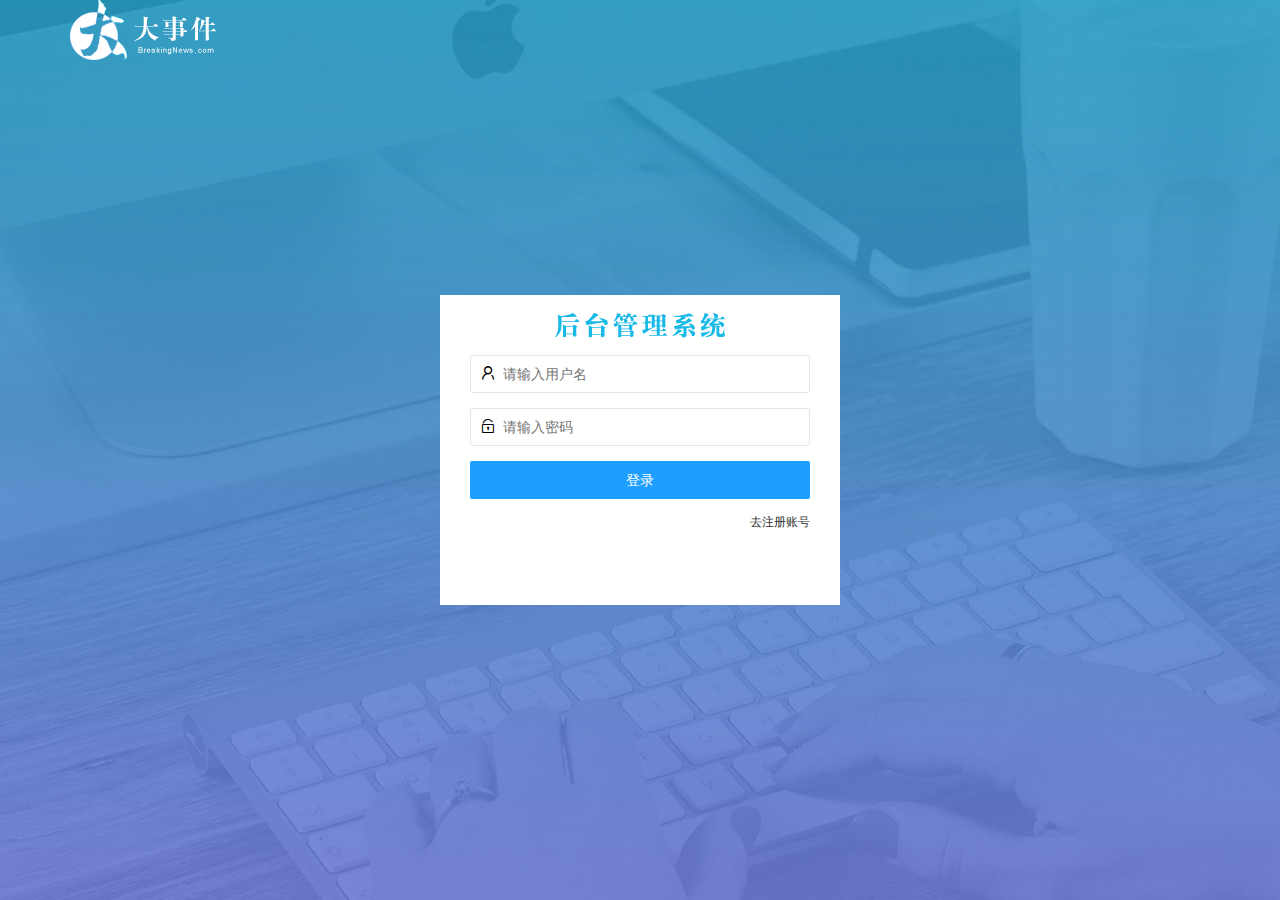
<file: login.html>
<!DOCTYPE html>
<html lang="en">

<head>
    <meta charset="UTF-8">
    <meta http-equiv="X-UA-Compatible" content="IE=edge">
    <meta name="viewport" content="width=device-width, initial-scale=1.0">
    <title>大事件-登录/注册</title>
    <!-- 导入layui样式 -->
    <link rel="stylesheet" href="./assets/lib/layui/css/layui.css">
    <link rel="stylesheet" href="./assets/css/login.css">
</head>

<body>
    <!-- 头部logo区 -->
    <div class="layui-main">
        <img src="./assets/images/logo.png" alt="">
    </div>
    <!-- 登录注册区 -->
    <div class="loginAndReg">
        <div class="title-box"></div>
        <!-- 登录区 -->
        <div class="login-box">
            <form id="form_login" class="layui-form" action="">
                <div class="layui-form-item">
                    <i class="layui-icon layui-icon-username"></i>
                    <input type="text" name="username" required lay-verify="required" placeholder="请输入用户名" autocomplete="off" class="layui-input">
                </div>
                <div class="layui-form-item">
                    <i class="layui-icon layui-icon-password"></i>
                    <input type="password" name="password" required lay-verify="required|pwd" placeholder="请输入密码" autocomplete="off" class="layui-input">
                </div>
                <div class="layui-form-item">
                    <button class="layui-btn layui-btn-normal layui-btn-fluid" lay-submit>登录</button>
                </div>
                <div class="layui-form-item links">
                    <a href="javascript:;" id="link_reg">去注册账号</a>
                </div>
            </form>
        </div>
        <!-- 注册区 -->
        <div class="reg-box">
            <form id="form_reg" class="layui-form" action="">
                <div class="layui-form-item">
                    <i class="layui-icon layui-icon-username"></i>
                    <input type="text" name="username" required lay-verify="required" placeholder="请输入用户名" autocomplete="off" class="layui-input">
                </div>
                <div class="layui-form-item">
                    <i class="layui-icon layui-icon-password"></i>
                    <input type="password" name="password" required lay-verify="required|pwd" placeholder="请输入密码" autocomplete="off" class="layui-input">
                </div>
                <div class="layui-form-item">
                    <i class="layui-icon layui-icon-password"></i>
                    <input type="password" name="repassword" required lay-verify="required|pwd|repwd" placeholder="再次确认密码" autocomplete="off" class="layui-input">
                </div>
                <div class="layui-form-item">
                    <button class="layui-btn layui-btn-normal layui-btn-fluid" lay-submit>注册</button>
                </div>
                <div class="layui-form-item links">
                    <a href="javascript:;" id="link_login">去登录</a>
                </div>
            </form>

        </div>
    </div>
    <!-- 导入layUI的js -->
    <script src="./assets/lib/layui/layui.all.js"></script>
    <script src="./assets/lib/jquery.js"></script>
    <script src="./assets/js/baseAPI.js"></script>
    <script src="./assets/js/login.js"></script>
</body>

</html>
</file>
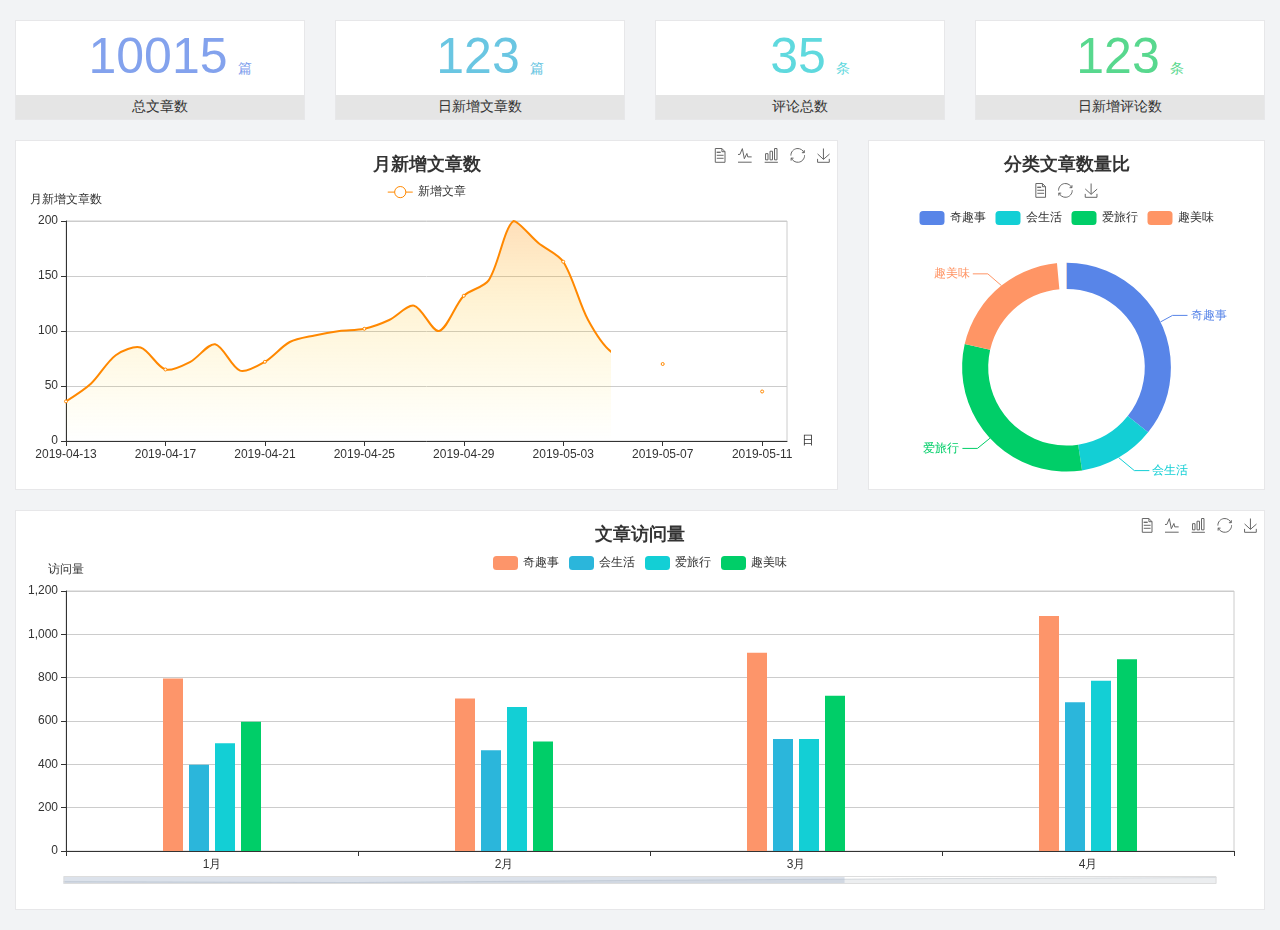
<file: home/dashboard.html>
<!DOCTYPE html>
<html lang="en">

<head>
    <meta charset="UTF-8">
    <meta name="viewport" content="width=device-width, initial-scale=1.0">
    <meta http-equiv="X-UA-Compatible" content="ie=edge">
    <title>图表统计</title>
    <link rel="stylesheet" href="../assets/lib/bootstrap.css" />
    <link rel="stylesheet" href="../assets/lib/main.css" />
    <script src="../assets/lib/jquery.js"></script>
    <script type="text/javascript" src="../assets/lib/echarts.min.js"></script>
</head>

<body>
    <div class="container-fluid">
        <div class="row spannel_list">
            <div class="col-sm-3 col-xs-6">
                <div class="spannel">
                    <em>10015</em><span>篇</span>
                    <b>总文章数</b>
                </div>
            </div>
            <div class="col-sm-3 col-xs-6">
                <div class="spannel scolor01">
                    <em>123</em><span>篇</span>
                    <b>日新增文章数</b>
                </div>
            </div>
            <div class="col-sm-3 col-xs-6">
                <div class="spannel scolor02">
                    <em>35</em><span>条</span>
                    <b>评论总数</b>
                </div>
            </div>
            <div class="col-sm-3 col-xs-6">
                <div class="spannel scolor03">
                    <em>123</em><span>条</span>
                    <b>日新增评论数</b>
                </div>
            </div>
        </div>
    </div>

    <div class="container-fluid">
        <div class="row curve-pie">
            <div class="col-lg-8 col-md-8">
                <div class="gragh_pannel" id="curve_show"></div>
            </div>
            <div class="col-lg-4 col-md-4">
                <div class="gragh_pannel" id="pie_show"></div>
            </div>
        </div>
    </div>

    <div class="container-fluid">
        <div class="column_pannel" id="column_show"></div>
    </div>

    <script>
        var oChart = echarts.init(document.getElementById('curve_show'));
        var aList_all = [{
            'count': 36,
            'date': '2019-04-13'
        }, {
            'count': 52,
            'date': '2019-04-14'
        }, {
            'count': 78,
            'date': '2019-04-15'
        }, {
            'count': 85,
            'date': '2019-04-16'
        }, {
            'count': 65,
            'date': '2019-04-17'
        }, {
            'count': 72,
            'date': '2019-04-18'
        }, {
            'count': 88,
            'date': '2019-04-19'
        }, {
            'count': 64,
            'date': '2019-04-20'
        }, {
            'count': 72,
            'date': '2019-04-21'
        }, {
            'count': 90,
            'date': '2019-04-22'
        }, {
            'count': 96,
            'date': '2019-04-23'
        }, {
            'count': 100,
            'date': '2019-04-24'
        }, {
            'count': 102,
            'date': '2019-04-25'
        }, {
            'count': 110,
            'date': '2019-04-26'
        }, {
            'count': 123,
            'date': '2019-04-27'
        }, {
            'count': 100,
            'date': '2019-04-28'
        }, {
            'count': 132,
            'date': '2019-04-29'
        }, {
            'count': 146,
            'date': '2019-04-30'
        }, {
            'count': 200,
            'date': '2019-05-01'
        }, {
            'count': 180,
            'date': '2019-05-02'
        }, {
            'count': 163,
            'date': '2019-05-03'
        }, {
            'count': 110,
            'date': '2019-05-04'
        }, {
            'count': 80,
            'date': '2019-05-05'
        }, {
            'count': 82,
            'date': '2019-05-06'
        }, {
            'count': 70,
            'date': '2019-05-07'
        }, {
            'count': 65,
            'date': '2019-05-08'
        }, {
            'count': 54,
            'date': '2019-05-09'
        }, {
            'count': 40,
            'date': '2019-05-10'
        }, {
            'count': 45,
            'date': '2019-05-11'
        }, {
            'count': 38,
            'date': '2019-05-12'
        }, ];

        let aCount = [];
        let aDate = [];

        for (var i = 0; i < aList_all.length; i++) {
            aCount.push(aList_all[i].count);
            aDate.push(aList_all[i].date);
        }

        var chartopt = {
            title: {
                text: '月新增文章数',
                left: 'center',
                top: '10'
            },
            tooltip: {
                trigger: 'axis'
            },
            legend: {
                data: ['新增文章'],
                top: '40'
            },
            toolbox: {
                show: true,
                feature: {
                    mark: {
                        show: true
                    },
                    dataView: {
                        show: true,
                        readOnly: false
                    },
                    magicType: {
                        show: true,
                        type: ['line', 'bar']
                    },
                    restore: {
                        show: true
                    },
                    saveAsImage: {
                        show: true
                    }
                }
            },
            calculable: true,
            xAxis: [{
                name: '日',
                type: 'category',
                boundaryGap: false,
                data: aDate
            }],
            yAxis: [{
                name: '月新增文章数',
                type: 'value'
            }],
            series: [{
                name: '新增文章',
                type: 'line',
                smooth: true,
                itemStyle: {
                    normal: {
                        areaStyle: {
                            type: 'default'
                        },
                        color: '#f80'
                    },
                    lineStyle: {
                        color: '#f80'
                    }
                },
                data: aCount
            }],
            areaStyle: {
                normal: {
                    color: new echarts.graphic.LinearGradient(0, 0, 0, 1, [{
                        offset: 0,
                        color: 'rgba(255,136,0,0.39)'
                    }, {
                        offset: .34,
                        color: 'rgba(255,180,0,0.25)'
                    }, {
                        offset: 1,
                        color: 'rgba(255,222,0,0.00)'
                    }])

                }
            },
            grid: {
                show: true,
                x: 50,
                x2: 50,
                y: 80,
                height: 220
            }
        };

        oChart.setOption(chartopt);


        var oPie = echarts.init(document.getElementById('pie_show'));
        var oPieopt = {
            title: {
                top: 10,
                text: '分类文章数量比',
                x: 'center'
            },
            tooltip: {
                trigger: 'item',
                formatter: "{a} <br/>{b} : {c} ({d}%)"
            },
            color: ['#5885e8', '#13cfd5', '#00ce68', '#ff9565'],
            legend: {
                x: 'center',
                top: 65,
                data: ['奇趣事', '会生活', '爱旅行', '趣美味']
            },
            toolbox: {
                show: true,
                x: 'center',
                top: 35,
                feature: {
                    mark: {
                        show: true
                    },
                    dataView: {
                        show: true,
                        readOnly: false
                    },
                    magicType: {
                        show: true,
                        type: ['pie', 'funnel'],
                        option: {
                            funnel: {
                                x: '25%',
                                width: '50%',
                                funnelAlign: 'left',
                                max: 1548
                            }
                        }
                    },
                    restore: {
                        show: true
                    },
                    saveAsImage: {
                        show: true
                    }
                }
            },
            calculable: true,
            series: [{
                name: '访问来源',
                type: 'pie',
                radius: ['45%', '60%'],
                center: ['50%', '65%'],
                data: [{
                    value: 300,
                    name: '奇趣事'
                }, {
                    value: 100,
                    name: '会生活'
                }, {
                    value: 260,
                    name: '爱旅行'
                }, {
                    value: 180,
                    name: '趣美味'
                }]
            }]
        };
        oPie.setOption(oPieopt);



        var oColumn = this.echarts.init(document.getElementById('column_show'));
        var oColumnopt = {
            title: {
                text: '文章访问量',
                left: 'center',
                top: '10'
            },
            tooltip: {
                trigger: 'axis'
            },
            legend: {
                data: ['奇趣事', '会生活', '爱旅行', '趣美味'],
                top: '40'
            },
            toolbox: {
                show: true,
                feature: {
                    mark: {
                        show: true
                    },
                    dataView: {
                        show: true,
                        readOnly: false
                    },
                    magicType: {
                        show: true,
                        type: ['line', 'bar']
                    },
                    restore: {
                        show: true
                    },
                    saveAsImage: {
                        show: true
                    }
                }
            },
            calculable: true,
            xAxis: [{
                type: 'category',
                data: ['1月', '2月', '3月', '4月', '5月']
            }],
            yAxis: [{
                name: '访问量',
                type: 'value'
            }],
            series: [{
                name: '奇趣事',
                type: 'bar',
                barWidth: 20,
                itemStyle: {
                    normal: {
                        areaStyle: {
                            type: 'default'
                        },
                        color: '#fd956a'
                    }
                },
                data: [800, 708, 920, 1090, 1200]
            }, {
                name: '会生活',
                type: 'bar',
                barWidth: 20,
                itemStyle: {
                    normal: {
                        areaStyle: {
                            type: 'default'
                        },
                        color: '#2bb6db'
                    }
                },
                data: [400, 468, 520, 690, 800]
            }, {
                name: '爱旅行',
                type: 'bar',
                barWidth: 20,
                itemStyle: {
                    normal: {
                        areaStyle: {
                            type: 'default'
                        },
                        color: '#13cfd5'
                    }
                },
                data: [500, 668, 520, 790, 900]
            }, {
                name: '趣美味',
                type: 'bar',
                barWidth: 20,
                itemStyle: {
                    normal: {
                        areaStyle: {
                            type: 'default'
                        },
                        color: '#00ce68'
                    }
                },
                data: [600, 508, 720, 890, 1000]
            }],
            grid: {
                show: true,
                x: 50,
                x2: 30,
                y: 80,
                height: 260
            },
            dataZoom: [ //给x轴设置滚动条
                {
                    start: 0, //默认为0
                    end: 100 - 1000 / 31, //默认为100
                    type: 'slider',
                    show: true,
                    xAxisIndex: [0],
                    handleSize: 0, //滑动条的 左右2个滑动条的大小
                    height: 8, //组件高度
                    left: 45, //左边的距离
                    right: 50, //右边的距离
                    bottom: 26, //右边的距离
                    handleColor: '#ddd', //h滑动图标的颜色
                    handleStyle: {
                        borderColor: "#cacaca",
                        borderWidth: "1",
                        shadowBlur: 2,
                        background: "#ddd",
                        shadowColor: "#ddd",
                    }
                }
            ]
        };
        oColumn.setOption(oColumnopt);
    </script>
</body>

</html>
</file>
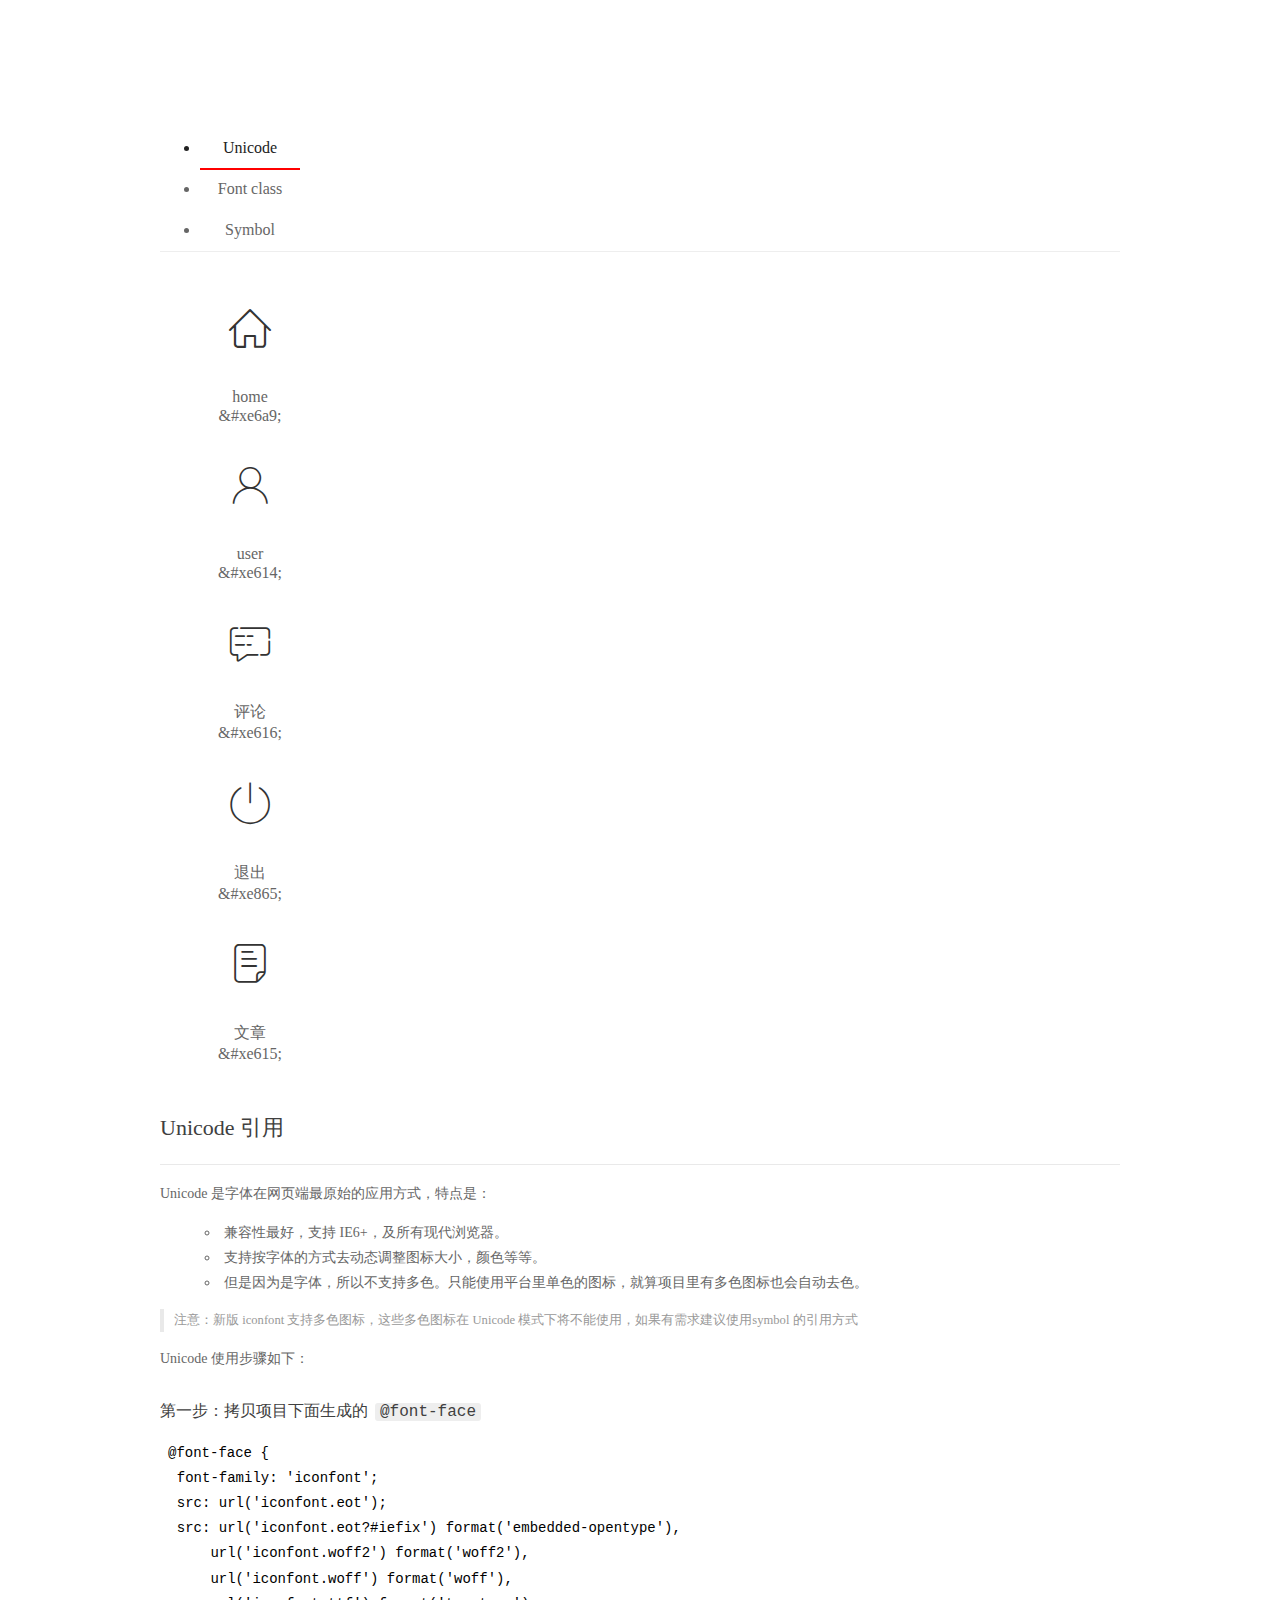
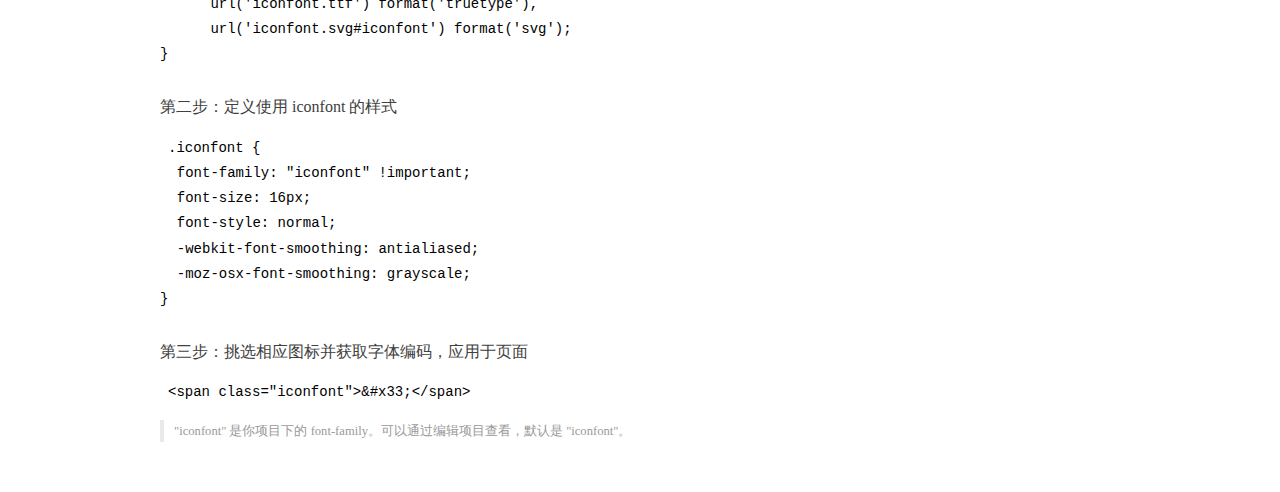
<file: assets/fonts/demo_index.html>
<!DOCTYPE html>
<html>
<head>
  <meta charset="utf-8"/>
  <title>IconFont Demo</title>
  <link rel="shortcut icon" href="https://gtms04.alicdn.com/tps/i4/TB1_oz6GVXXXXaFXpXXJDFnIXXX-64-64.ico" type="image/x-icon"/>
  <link rel="stylesheet" href="https://g.alicdn.com/thx/cube/1.3.2/cube.min.css">
  <link rel="stylesheet" href="demo.css">
  <link rel="stylesheet" href="iconfont.css">
  <script src="iconfont.js"></script>
  <!-- jQuery -->
  <script src="https://a1.alicdn.com/oss/uploads/2018/12/26/7bfddb60-08e8-11e9-9b04-53e73bb6408b.js"></script>
  <!-- 代码高亮 -->
  <script src="https://a1.alicdn.com/oss/uploads/2018/12/26/a3f714d0-08e6-11e9-8a15-ebf944d7534c.js"></script>
</head>
<body>
  <div class="main">
    <h1 class="logo"><a href="https://www.iconfont.cn/" title="iconfont 首页" target="_blank">&#xe86b;</a></h1>
    <div class="nav-tabs">
      <ul id="tabs" class="dib-box">
        <li class="dib active"><span>Unicode</span></li>
        <li class="dib"><span>Font class</span></li>
        <li class="dib"><span>Symbol</span></li>
      </ul>
      
    </div>
    <div class="tab-container">
      <div class="content unicode" style="display: block;">
          <ul class="icon_lists dib-box">
          
            <li class="dib">
              <span class="icon iconfont">&#xe6a9;</span>
                <div class="name">home</div>
                <div class="code-name">&amp;#xe6a9;</div>
              </li>
          
            <li class="dib">
              <span class="icon iconfont">&#xe614;</span>
                <div class="name">user</div>
                <div class="code-name">&amp;#xe614;</div>
              </li>
          
            <li class="dib">
              <span class="icon iconfont">&#xe616;</span>
                <div class="name">评论</div>
                <div class="code-name">&amp;#xe616;</div>
              </li>
          
            <li class="dib">
              <span class="icon iconfont">&#xe865;</span>
                <div class="name">退出</div>
                <div class="code-name">&amp;#xe865;</div>
              </li>
          
            <li class="dib">
              <span class="icon iconfont">&#xe615;</span>
                <div class="name">文章</div>
                <div class="code-name">&amp;#xe615;</div>
              </li>
          
          </ul>
          <div class="article markdown">
          <h2 id="unicode-">Unicode 引用</h2>
          <hr>

          <p>Unicode 是字体在网页端最原始的应用方式，特点是：</p>
          <ul>
            <li>兼容性最好，支持 IE6+，及所有现代浏览器。</li>
            <li>支持按字体的方式去动态调整图标大小，颜色等等。</li>
            <li>但是因为是字体，所以不支持多色。只能使用平台里单色的图标，就算项目里有多色图标也会自动去色。</li>
          </ul>
          <blockquote>
            <p>注意：新版 iconfont 支持多色图标，这些多色图标在 Unicode 模式下将不能使用，如果有需求建议使用symbol 的引用方式</p>
          </blockquote>
          <p>Unicode 使用步骤如下：</p>
          <h3 id="-font-face">第一步：拷贝项目下面生成的 <code>@font-face</code></h3>
<pre><code class="language-css"
>@font-face {
  font-family: 'iconfont';
  src: url('iconfont.eot');
  src: url('iconfont.eot?#iefix') format('embedded-opentype'),
      url('iconfont.woff2') format('woff2'),
      url('iconfont.woff') format('woff'),
      url('iconfont.ttf') format('truetype'),
      url('iconfont.svg#iconfont') format('svg');
}
</code></pre>
          <h3 id="-iconfont-">第二步：定义使用 iconfont 的样式</h3>
<pre><code class="language-css"
>.iconfont {
  font-family: "iconfont" !important;
  font-size: 16px;
  font-style: normal;
  -webkit-font-smoothing: antialiased;
  -moz-osx-font-smoothing: grayscale;
}
</code></pre>
          <h3 id="-">第三步：挑选相应图标并获取字体编码，应用于页面</h3>
<pre>
<code class="language-html"
>&lt;span class="iconfont"&gt;&amp;#x33;&lt;/span&gt;
</code></pre>
          <blockquote>
            <p>"iconfont" 是你项目下的 font-family。可以通过编辑项目查看，默认是 "iconfont"。</p>
          </blockquote>
          </div>
      </div>
      <div class="content font-class">
        <ul class="icon_lists dib-box">
          
          <li class="dib">
            <span class="icon iconfont icon-home"></span>
            <div class="name">
              home
            </div>
            <div class="code-name">.icon-home
            </div>
          </li>
          
          <li class="dib">
            <span class="icon iconfont icon-user"></span>
            <div class="name">
              user
            </div>
            <div class="code-name">.icon-user
            </div>
          </li>
          
          <li class="dib">
            <span class="icon iconfont icon-pinglun"></span>
            <div class="name">
              评论
            </div>
            <div class="code-name">.icon-pinglun
            </div>
          </li>
          
          <li class="dib">
            <span class="icon iconfont icon-tuichu"></span>
            <div class="name">
              退出
            </div>
            <div class="code-name">.icon-tuichu
            </div>
          </li>
          
          <li class="dib">
            <span class="icon iconfont icon-16"></span>
            <div class="name">
              文章
            </div>
            <div class="code-name">.icon-16
            </div>
          </li>
          
        </ul>
        <div class="article markdown">
        <h2 id="font-class-">font-class 引用</h2>
        <hr>

        <p>font-class 是 Unicode 使用方式的一种变种，主要是解决 Unicode 书写不直观，语意不明确的问题。</p>
        <p>与 Unicode 使用方式相比，具有如下特点：</p>
        <ul>
          <li>兼容性良好，支持 IE8+，及所有现代浏览器。</li>
          <li>相比于 Unicode 语意明确，书写更直观。可以很容易分辨这个 icon 是什么。</li>
          <li>因为使用 class 来定义图标，所以当要替换图标时，只需要修改 class 里面的 Unicode 引用。</li>
          <li>不过因为本质上还是使用的字体，所以多色图标还是不支持的。</li>
        </ul>
        <p>使用步骤如下：</p>
        <h3 id="-fontclass-">第一步：引入项目下面生成的 fontclass 代码：</h3>
<pre><code class="language-html">&lt;link rel="stylesheet" href="./iconfont.css"&gt;
</code></pre>
        <h3 id="-">第二步：挑选相应图标并获取类名，应用于页面：</h3>
<pre><code class="language-html">&lt;span class="iconfont icon-xxx"&gt;&lt;/span&gt;
</code></pre>
        <blockquote>
          <p>"
            iconfont" 是你项目下的 font-family。可以通过编辑项目查看，默认是 "iconfont"。</p>
        </blockquote>
      </div>
      </div>
      <div class="content symbol">
          <ul class="icon_lists dib-box">
          
            <li class="dib">
                <svg class="icon svg-icon" aria-hidden="true">
                  <use xlink:href="#icon-home"></use>
                </svg>
                <div class="name">home</div>
                <div class="code-name">#icon-home</div>
            </li>
          
            <li class="dib">
                <svg class="icon svg-icon" aria-hidden="true">
                  <use xlink:href="#icon-user"></use>
                </svg>
                <div class="name">user</div>
                <div class="code-name">#icon-user</div>
            </li>
          
            <li class="dib">
                <svg class="icon svg-icon" aria-hidden="true">
                  <use xlink:href="#icon-pinglun"></use>
                </svg>
                <div class="name">评论</div>
                <div class="code-name">#icon-pinglun</div>
            </li>
          
            <li class="dib">
                <svg class="icon svg-icon" aria-hidden="true">
                  <use xlink:href="#icon-tuichu"></use>
                </svg>
                <div class="name">退出</div>
                <div class="code-name">#icon-tuichu</div>
            </li>
          
            <li class="dib">
                <svg class="icon svg-icon" aria-hidden="true">
                  <use xlink:href="#icon-16"></use>
                </svg>
                <div class="name">文章</div>
                <div class="code-name">#icon-16</div>
            </li>
          
          </ul>
          <div class="article markdown">
          <h2 id="symbol-">Symbol 引用</h2>
          <hr>

          <p>这是一种全新的使用方式，应该说这才是未来的主流，也是平台目前推荐的用法。相关介绍可以参考这篇<a href="">文章</a>
            这种用法其实是做了一个 SVG 的集合，与另外两种相比具有如下特点：</p>
          <ul>
            <li>支持多色图标了，不再受单色限制。</li>
            <li>通过一些技巧，支持像字体那样，通过 <code>font-size</code>, <code>color</code> 来调整样式。</li>
            <li>兼容性较差，支持 IE9+，及现代浏览器。</li>
            <li>浏览器渲染 SVG 的性能一般，还不如 png。</li>
          </ul>
          <p>使用步骤如下：</p>
          <h3 id="-symbol-">第一步：引入项目下面生成的 symbol 代码：</h3>
<pre><code class="language-html">&lt;script src="./iconfont.js"&gt;&lt;/script&gt;
</code></pre>
          <h3 id="-css-">第二步：加入通用 CSS 代码（引入一次就行）：</h3>
<pre><code class="language-html">&lt;style&gt;
.icon {
  width: 1em;
  height: 1em;
  vertical-align: -0.15em;
  fill: currentColor;
  overflow: hidden;
}
&lt;/style&gt;
</code></pre>
          <h3 id="-">第三步：挑选相应图标并获取类名，应用于页面：</h3>
<pre><code class="language-html">&lt;svg class="icon" aria-hidden="true"&gt;
  &lt;use xlink:href="#icon-xxx"&gt;&lt;/use&gt;
&lt;/svg&gt;
</code></pre>
          </div>
      </div>

    </div>
  </div>
  <script>
  $(document).ready(function () {
      $('.tab-container .content:first').show()

      $('#tabs li').click(function (e) {
        var tabContent = $('.tab-container .content')
        var index = $(this).index()

        if ($(this).hasClass('active')) {
          return
        } else {
          $('#tabs li').removeClass('active')
          $(this).addClass('active')

          tabContent.hide().eq(index).fadeIn()
        }
      })
    })
  </script>
</body>
</html>
</file>
<file: assets/lib/layui/css/layui.css>
/** layui-v2.5.5 MIT License By https://www.layui.com */
 .layui-inline,img{display:inline-block;vertical-align:middle}h1,h2,h3,h4,h5,h6{font-weight:400}.layui-edge,.layui-header,.layui-inline,.layui-main{position:relative}.layui-body,.layui-edge,.layui-elip{overflow:hidden}.layui-btn,.layui-edge,.layui-inline,img{vertical-align:middle}.layui-btn,.layui-disabled,.layui-icon,.layui-unselect{-moz-user-select:none;-webkit-user-select:none;-ms-user-select:none}.layui-elip,.layui-form-checkbox span,.layui-form-pane .layui-form-label{text-overflow:ellipsis;white-space:nowrap}.layui-breadcrumb,.layui-tree-btnGroup{visibility:hidden}blockquote,body,button,dd,div,dl,dt,form,h1,h2,h3,h4,h5,h6,input,li,ol,p,pre,td,textarea,th,ul{margin:0;padding:0;-webkit-tap-highlight-color:rgba(0,0,0,0)}a:active,a:hover{outline:0}img{border:none}li{list-style:none}table{border-collapse:collapse;border-spacing:0}h4,h5,h6{font-size:100%}button,input,optgroup,option,select,textarea{font-family:inherit;font-size:inherit;font-style:inherit;font-weight:inherit;outline:0}pre{white-space:pre-wrap;white-space:-moz-pre-wrap;white-space:-pre-wrap;white-space:-o-pre-wrap;word-wrap:break-word}body{line-height:24px;font:14px Helvetica Neue,Helvetica,PingFang SC,Tahoma,Arial,sans-serif}hr{height:1px;margin:10px 0;border:0;clear:both}a{color:#333;text-decoration:none}a:hover{color:#777}a cite{font-style:normal;*cursor:pointer}.layui-border-box,.layui-border-box *{box-sizing:border-box}.layui-box,.layui-box *{box-sizing:content-box}.layui-clear{clear:both;*zoom:1}.layui-clear:after{content:'\20';clear:both;*zoom:1;display:block;height:0}.layui-inline{*display:inline;*zoom:1}.layui-edge{display:inline-block;width:0;height:0;border-width:6px;border-style:dashed;border-color:transparent}.layui-edge-top{top:-4px;border-bottom-color:#999;border-bottom-style:solid}.layui-edge-right{border-left-color:#999;border-left-style:solid}.layui-edge-bottom{top:2px;border-top-color:#999;border-top-style:solid}.layui-edge-left{border-right-color:#999;border-right-style:solid}.layui-disabled,.layui-disabled:hover{color:#d2d2d2!important;cursor:not-allowed!important}.layui-circle{border-radius:100%}.layui-show{display:block!important}.layui-hide{display:none!important}@font-face{font-family:layui-icon;src:url(../font/iconfont.eot?v=250);src:url(../font/iconfont.eot?v=250#iefix) format('embedded-opentype'),url(../font/iconfont.woff2?v=250) format('woff2'),url(../font/iconfont.woff?v=250) format('woff'),url(../font/iconfont.ttf?v=250) format('truetype'),url(../font/iconfont.svg?v=250#layui-icon) format('svg')}.layui-icon{font-family:layui-icon!important;font-size:16px;font-style:normal;-webkit-font-smoothing:antialiased;-moz-osx-font-smoothing:grayscale}.layui-icon-reply-fill:before{content:"\e611"}.layui-icon-set-fill:before{content:"\e614"}.layui-icon-menu-fill:before{content:"\e60f"}.layui-icon-search:before{content:"\e615"}.layui-icon-share:before{content:"\e641"}.layui-icon-set-sm:before{content:"\e620"}.layui-icon-engine:before{content:"\e628"}.layui-icon-close:before{content:"\1006"}.layui-icon-close-fill:before{content:"\1007"}.layui-icon-chart-screen:before{content:"\e629"}.layui-icon-star:before{content:"\e600"}.layui-icon-circle-dot:before{content:"\e617"}.layui-icon-chat:before{content:"\e606"}.layui-icon-release:before{content:"\e609"}.layui-icon-list:before{content:"\e60a"}.layui-icon-chart:before{content:"\e62c"}.layui-icon-ok-circle:before{content:"\1005"}.layui-icon-layim-theme:before{content:"\e61b"}.layui-icon-table:before{content:"\e62d"}.layui-icon-right:before{content:"\e602"}.layui-icon-left:before{content:"\e603"}.layui-icon-cart-simple:before{content:"\e698"}.layui-icon-face-cry:before{content:"\e69c"}.layui-icon-face-smile:before{content:"\e6af"}.layui-icon-survey:before{content:"\e6b2"}.layui-icon-tree:before{content:"\e62e"}.layui-icon-upload-circle:before{content:"\e62f"}.layui-icon-add-circle:before{content:"\e61f"}.layui-icon-download-circle:before{content:"\e601"}.layui-icon-templeate-1:before{content:"\e630"}.layui-icon-util:before{content:"\e631"}.layui-icon-face-surprised:before{content:"\e664"}.layui-icon-edit:before{content:"\e642"}.layui-icon-speaker:before{content:"\e645"}.layui-icon-down:before{content:"\e61a"}.layui-icon-file:before{content:"\e621"}.layui-icon-layouts:before{content:"\e632"}.layui-icon-rate-half:before{content:"\e6c9"}.layui-icon-add-circle-fine:before{content:"\e608"}.layui-icon-prev-circle:before{content:"\e633"}.layui-icon-read:before{content:"\e705"}.layui-icon-404:before{content:"\e61c"}.layui-icon-carousel:before{content:"\e634"}.layui-icon-help:before{content:"\e607"}.layui-icon-code-circle:before{content:"\e635"}.layui-icon-water:before{content:"\e636"}.layui-icon-username:before{content:"\e66f"}.layui-icon-find-fill:before{content:"\e670"}.layui-icon-about:before{content:"\e60b"}.layui-icon-location:before{content:"\e715"}.layui-icon-up:before{content:"\e619"}.layui-icon-pause:before{content:"\e651"}.layui-icon-date:before{content:"\e637"}.layui-icon-layim-uploadfile:before{content:"\e61d"}.layui-icon-delete:before{content:"\e640"}.layui-icon-play:before{content:"\e652"}.layui-icon-top:before{content:"\e604"}.layui-icon-friends:before{content:"\e612"}.layui-icon-refresh-3:before{content:"\e9aa"}.layui-icon-ok:before{content:"\e605"}.layui-icon-layer:before{content:"\e638"}.layui-icon-face-smile-fine:before{content:"\e60c"}.layui-icon-dollar:before{content:"\e659"}.layui-icon-group:before{content:"\e613"}.layui-icon-layim-download:before{content:"\e61e"}.layui-icon-picture-fine:before{content:"\e60d"}.layui-icon-link:before{content:"\e64c"}.layui-icon-diamond:before{content:"\e735"}.layui-icon-log:before{content:"\e60e"}.layui-icon-rate-solid:before{content:"\e67a"}.layui-icon-fonts-del:before{content:"\e64f"}.layui-icon-unlink:before{content:"\e64d"}.layui-icon-fonts-clear:before{content:"\e639"}.layui-icon-triangle-r:before{content:"\e623"}.layui-icon-circle:before{content:"\e63f"}.layui-icon-radio:before{content:"\e643"}.layui-icon-align-center:before{content:"\e647"}.layui-icon-align-right:before{content:"\e648"}.layui-icon-align-left:before{content:"\e649"}.layui-icon-loading-1:before{content:"\e63e"}.layui-icon-return:before{content:"\e65c"}.layui-icon-fonts-strong:before{content:"\e62b"}.layui-icon-upload:before{content:"\e67c"}.layui-icon-dialogue:before{content:"\e63a"}.layui-icon-video:before{content:"\e6ed"}.layui-icon-headset:before{content:"\e6fc"}.layui-icon-cellphone-fine:before{content:"\e63b"}.layui-icon-add-1:before{content:"\e654"}.layui-icon-face-smile-b:before{content:"\e650"}.layui-icon-fonts-html:before{content:"\e64b"}.layui-icon-form:before{content:"\e63c"}.layui-icon-cart:before{content:"\e657"}.layui-icon-camera-fill:before{content:"\e65d"}.layui-icon-tabs:before{content:"\e62a"}.layui-icon-fonts-code:before{content:"\e64e"}.layui-icon-fire:before{content:"\e756"}.layui-icon-set:before{content:"\e716"}.layui-icon-fonts-u:before{content:"\e646"}.layui-icon-triangle-d:before{content:"\e625"}.layui-icon-tips:before{content:"\e702"}.layui-icon-picture:before{content:"\e64a"}.layui-icon-more-vertical:before{content:"\e671"}.layui-icon-flag:before{content:"\e66c"}.layui-icon-loading:before{content:"\e63d"}.layui-icon-fonts-i:before{content:"\e644"}.layui-icon-refresh-1:before{content:"\e666"}.layui-icon-rmb:before{content:"\e65e"}.layui-icon-home:before{content:"\e68e"}.layui-icon-user:before{content:"\e770"}.layui-icon-notice:before{content:"\e667"}.layui-icon-login-weibo:before{content:"\e675"}.layui-icon-voice:before{content:"\e688"}.layui-icon-upload-drag:before{content:"\e681"}.layui-icon-login-qq:before{content:"\e676"}.layui-icon-snowflake:before{content:"\e6b1"}.layui-icon-file-b:before{content:"\e655"}.layui-icon-template:before{content:"\e663"}.layui-icon-auz:before{content:"\e672"}.layui-icon-console:before{content:"\e665"}.layui-icon-app:before{content:"\e653"}.layui-icon-prev:before{content:"\e65a"}.layui-icon-website:before{content:"\e7ae"}.layui-icon-next:before{content:"\e65b"}.layui-icon-component:before{content:"\e857"}.layui-icon-more:before{content:"\e65f"}.layui-icon-login-wechat:before{content:"\e677"}.layui-icon-shrink-right:before{content:"\e668"}.layui-icon-spread-left:before{content:"\e66b"}.layui-icon-camera:before{content:"\e660"}.layui-icon-note:before{content:"\e66e"}.layui-icon-refresh:before{content:"\e669"}.layui-icon-female:before{content:"\e661"}.layui-icon-male:before{content:"\e662"}.layui-icon-password:before{content:"\e673"}.layui-icon-senior:before{content:"\e674"}.layui-icon-theme:before{content:"\e66a"}.layui-icon-tread:before{content:"\e6c5"}.layui-icon-praise:before{content:"\e6c6"}.layui-icon-star-fill:before{content:"\e658"}.layui-icon-rate:before{content:"\e67b"}.layui-icon-template-1:before{content:"\e656"}.layui-icon-vercode:before{content:"\e679"}.layui-icon-cellphone:before{content:"\e678"}.layui-icon-screen-full:before{content:"\e622"}.layui-icon-screen-restore:before{content:"\e758"}.layui-icon-cols:before{content:"\e610"}.layui-icon-export:before{content:"\e67d"}.layui-icon-print:before{content:"\e66d"}.layui-icon-slider:before{content:"\e714"}.layui-icon-addition:before{content:"\e624"}.layui-icon-subtraction:before{content:"\e67e"}.layui-icon-service:before{content:"\e626"}.layui-icon-transfer:before{content:"\e691"}.layui-main{width:1140px;margin:0 auto}.layui-header{z-index:1000;height:60px}.layui-header a:hover{transition:all .5s;-webkit-transition:all .5s}.layui-side{position:fixed;left:0;top:0;bottom:0;z-index:999;width:200px;overflow-x:hidden}.layui-side-scroll{position:relative;width:220px;height:100%;overflow-x:hidden}.layui-body{position:absolute;left:200px;right:0;top:0;bottom:0;z-index:998;width:auto;overflow-y:auto;box-sizing:border-box}.layui-layout-body{overflow:hidden}.layui-layout-admin .layui-header{background-color:#23262E}.layui-layout-admin .layui-side{top:60px;width:200px;overflow-x:hidden}.layui-layout-admin .layui-body{position:fixed;top:60px;bottom:44px}.layui-layout-admin .layui-main{width:auto;margin:0 15px}.layui-layout-admin .layui-footer{position:fixed;left:200px;right:0;bottom:0;height:44px;line-height:44px;padding:0 15px;background-color:#eee}.layui-layout-admin .layui-logo{position:absolute;left:0;top:0;width:200px;height:100%;line-height:60px;text-align:center;color:#009688;font-size:16px}.layui-layout-admin .layui-header .layui-nav{background:0 0}.layui-layout-left{position:absolute!important;left:200px;top:0}.layui-layout-right{position:absolute!important;right:0;top:0}.layui-container{position:relative;margin:0 auto;padding:0 15px;box-sizing:border-box}.layui-fluid{position:relative;margin:0 auto;padding:0 15px}.layui-row:after,.layui-row:before{content:'';display:block;clear:both}.layui-col-lg1,.layui-col-lg10,.layui-col-lg11,.layui-col-lg12,.layui-col-lg2,.layui-col-lg3,.layui-col-lg4,.layui-col-lg5,.layui-col-lg6,.layui-col-lg7,.layui-col-lg8,.layui-col-lg9,.layui-col-md1,.layui-col-md10,.layui-col-md11,.layui-col-md12,.layui-col-md2,.layui-col-md3,.layui-col-md4,.layui-col-md5,.layui-col-md6,.layui-col-md7,.layui-col-md8,.layui-col-md9,.layui-col-sm1,.layui-col-sm10,.layui-col-sm11,.layui-col-sm12,.layui-col-sm2,.layui-col-sm3,.layui-col-sm4,.layui-col-sm5,.layui-col-sm6,.layui-col-sm7,.layui-col-sm8,.layui-col-sm9,.layui-col-xs1,.layui-col-xs10,.layui-col-xs11,.layui-col-xs12,.layui-col-xs2,.layui-col-xs3,.layui-col-xs4,.layui-col-xs5,.layui-col-xs6,.layui-col-xs7,.layui-col-xs8,.layui-col-xs9{position:relative;display:block;box-sizing:border-box}.layui-col-xs1,.layui-col-xs10,.layui-col-xs11,.layui-col-xs12,.layui-col-xs2,.layui-col-xs3,.layui-col-xs4,.layui-col-xs5,.layui-col-xs6,.layui-col-xs7,.layui-col-xs8,.layui-col-xs9{float:left}.layui-col-xs1{width:8.33333333%}.layui-col-xs2{width:16.66666667%}.layui-col-xs3{width:25%}.layui-col-xs4{width:33.33333333%}.layui-col-xs5{width:41.66666667%}.layui-col-xs6{width:50%}.layui-col-xs7{width:58.33333333%}.layui-col-xs8{width:66.66666667%}.layui-col-xs9{width:75%}.layui-col-xs10{width:83.33333333%}.layui-col-xs11{width:91.66666667%}.layui-col-xs12{width:100%}.layui-col-xs-offset1{margin-left:8.33333333%}.layui-col-xs-offset2{margin-left:16.66666667%}.layui-col-xs-offset3{margin-left:25%}.layui-col-xs-offset4{margin-left:33.33333333%}.layui-col-xs-offset5{margin-left:41.66666667%}.layui-col-xs-offset6{margin-left:50%}.layui-col-xs-offset7{margin-left:58.33333333%}.layui-col-xs-offset8{margin-left:66.66666667%}.layui-col-xs-offset9{margin-left:75%}.layui-col-xs-offset10{margin-left:83.33333333%}.layui-col-xs-offset11{margin-left:91.66666667%}.layui-col-xs-offset12{margin-left:100%}@media screen and (max-width:768px){.layui-hide-xs{display:none!important}.layui-show-xs-block{display:block!important}.layui-show-xs-inline{display:inline!important}.layui-show-xs-inline-block{display:inline-block!important}}@media screen and (min-width:768px){.layui-container{width:750px}.layui-hide-sm{display:none!important}.layui-show-sm-block{display:block!important}.layui-show-sm-inline{display:inline!important}.layui-show-sm-inline-block{display:inline-block!important}.layui-col-sm1,.layui-col-sm10,.layui-col-sm11,.layui-col-sm12,.layui-col-sm2,.layui-col-sm3,.layui-col-sm4,.layui-col-sm5,.layui-col-sm6,.layui-col-sm7,.layui-col-sm8,.layui-col-sm9{float:left}.layui-col-sm1{width:8.33333333%}.layui-col-sm2{width:16.66666667%}.layui-col-sm3{width:25%}.layui-col-sm4{width:33.33333333%}.layui-col-sm5{width:41.66666667%}.layui-col-sm6{width:50%}.layui-col-sm7{width:58.33333333%}.layui-col-sm8{width:66.66666667%}.layui-col-sm9{width:75%}.layui-col-sm10{width:83.33333333%}.layui-col-sm11{width:91.66666667%}.layui-col-sm12{width:100%}.layui-col-sm-offset1{margin-left:8.33333333%}.layui-col-sm-offset2{margin-left:16.66666667%}.layui-col-sm-offset3{margin-left:25%}.layui-col-sm-offset4{margin-left:33.33333333%}.layui-col-sm-offset5{margin-left:41.66666667%}.layui-col-sm-offset6{margin-left:50%}.layui-col-sm-offset7{margin-left:58.33333333%}.layui-col-sm-offset8{margin-left:66.66666667%}.layui-col-sm-offset9{margin-left:75%}.layui-col-sm-offset10{margin-left:83.33333333%}.layui-col-sm-offset11{margin-left:91.66666667%}.layui-col-sm-offset12{margin-left:100%}}@media screen and (min-width:992px){.layui-container{width:970px}.layui-hide-md{display:none!important}.layui-show-md-block{display:block!important}.layui-show-md-inline{display:inline!important}.layui-show-md-inline-block{display:inline-block!important}.layui-col-md1,.layui-col-md10,.layui-col-md11,.layui-col-md12,.layui-col-md2,.layui-col-md3,.layui-col-md4,.layui-col-md5,.layui-col-md6,.layui-col-md7,.layui-col-md8,.layui-col-md9{float:left}.layui-col-md1{width:8.33333333%}.layui-col-md2{width:16.66666667%}.layui-col-md3{width:25%}.layui-col-md4{width:33.33333333%}.layui-col-md5{width:41.66666667%}.layui-col-md6{width:50%}.layui-col-md7{width:58.33333333%}.layui-col-md8{width:66.66666667%}.layui-col-md9{width:75%}.layui-col-md10{width:83.33333333%}.layui-col-md11{width:91.66666667%}.layui-col-md12{width:100%}.layui-col-md-offset1{margin-left:8.33333333%}.layui-col-md-offset2{margin-left:16.66666667%}.layui-col-md-offset3{margin-left:25%}.layui-col-md-offset4{margin-left:33.33333333%}.layui-col-md-offset5{margin-left:41.66666667%}.layui-col-md-offset6{margin-left:50%}.layui-col-md-offset7{margin-left:58.33333333%}.layui-col-md-offset8{margin-left:66.66666667%}.layui-col-md-offset9{margin-left:75%}.layui-col-md-offset10{margin-left:83.33333333%}.layui-col-md-offset11{margin-left:91.66666667%}.layui-col-md-offset12{margin-left:100%}}@media screen and (min-width:1200px){.layui-container{width:1170px}.layui-hide-lg{display:none!important}.layui-show-lg-block{display:block!important}.layui-show-lg-inline{display:inline!important}.layui-show-lg-inline-block{display:inline-block!important}.layui-col-lg1,.layui-col-lg10,.layui-col-lg11,.layui-col-lg12,.layui-col-lg2,.layui-col-lg3,.layui-col-lg4,.layui-col-lg5,.layui-col-lg6,.layui-col-lg7,.layui-col-lg8,.layui-col-lg9{float:left}.layui-col-lg1{width:8.33333333%}.layui-col-lg2{width:16.66666667%}.layui-col-lg3{width:25%}.layui-col-lg4{width:33.33333333%}.layui-col-lg5{width:41.66666667%}.layui-col-lg6{width:50%}.layui-col-lg7{width:58.33333333%}.layui-col-lg8{width:66.66666667%}.layui-col-lg9{width:75%}.layui-col-lg10{width:83.33333333%}.layui-col-lg11{width:91.66666667%}.layui-col-lg12{width:100%}.layui-col-lg-offset1{margin-left:8.33333333%}.layui-col-lg-offset2{margin-left:16.66666667%}.layui-col-lg-offset3{margin-left:25%}.layui-col-lg-offset4{margin-left:33.33333333%}.layui-col-lg-offset5{margin-left:41.66666667%}.layui-col-lg-offset6{margin-left:50%}.layui-col-lg-offset7{margin-left:58.33333333%}.layui-col-lg-offset8{margin-left:66.66666667%}.layui-col-lg-offset9{margin-left:75%}.layui-col-lg-offset10{margin-left:83.33333333%}.layui-col-lg-offset11{margin-left:91.66666667%}.layui-col-lg-offset12{margin-left:100%}}.layui-col-space1{margin:-.5px}.layui-col-space1>*{padding:.5px}.layui-col-space3{margin:-1.5px}.layui-col-space3>*{padding:1.5px}.layui-col-space5{margin:-2.5px}.layui-col-space5>*{padding:2.5px}.layui-col-space8{margin:-3.5px}.layui-col-space8>*{padding:3.5px}.layui-col-space10{margin:-5px}.layui-col-space10>*{padding:5px}.layui-col-space12{margin:-6px}.layui-col-space12>*{padding:6px}.layui-col-space15{margin:-7.5px}.layui-col-space15>*{padding:7.5px}.layui-col-space18{margin:-9px}.layui-col-space18>*{padding:9px}.layui-col-space20{margin:-10px}.layui-col-space20>*{padding:10px}.layui-col-space22{margin:-11px}.layui-col-space22>*{padding:11px}.layui-col-space25{margin:-12.5px}.layui-col-space25>*{padding:12.5px}.layui-col-space30{margin:-15px}.layui-col-space30>*{padding:15px}.layui-btn,.layui-input,.layui-select,.layui-textarea,.layui-upload-button{outline:0;-webkit-appearance:none;transition:all .3s;-webkit-transition:all .3s;box-sizing:border-box}.layui-elem-quote{margin-bottom:10px;padding:15px;line-height:22px;border-left:5px solid #009688;border-radius:0 2px 2px 0;background-color:#f2f2f2}.layui-quote-nm{border-style:solid;border-width:1px 1px 1px 5px;background:0 0}.layui-elem-field{margin-bottom:10px;padding:0;border-width:1px;border-style:solid}.layui-elem-field legend{margin-left:20px;padding:0 10px;font-size:20px;font-weight:300}.layui-field-title{margin:10px 0 20px;border-width:1px 0 0}.layui-field-box{padding:10px 15px}.layui-field-title .layui-field-box{padding:10px 0}.layui-progress{position:relative;height:6px;border-radius:20px;background-color:#e2e2e2}.layui-progress-bar{position:absolute;left:0;top:0;width:0;max-width:100%;height:6px;border-radius:20px;text-align:right;background-color:#5FB878;transition:all .3s;-webkit-transition:all .3s}.layui-progress-big,.layui-progress-big .layui-progress-bar{height:18px;line-height:18px}.layui-progress-text{position:relative;top:-20px;line-height:18px;font-size:12px;color:#666}.layui-progress-big .layui-progress-text{position:static;padding:0 10px;color:#fff}.layui-collapse{border-width:1px;border-style:solid;border-radius:2px}.layui-colla-content,.layui-colla-item{border-top-width:1px;border-top-style:solid}.layui-colla-item:first-child{border-top:none}.layui-colla-title{position:relative;height:42px;line-height:42px;padding:0 15px 0 35px;color:#333;background-color:#f2f2f2;cursor:pointer;font-size:14px;overflow:hidden}.layui-colla-content{display:none;padding:10px 15px;line-height:22px;color:#666}.layui-colla-icon{position:absolute;left:15px;top:0;font-size:14px}.layui-card{margin-bottom:15px;border-radius:2px;background-color:#fff;box-shadow:0 1px 2px 0 rgba(0,0,0,.05)}.layui-card:last-child{margin-bottom:0}.layui-card-header{position:relative;height:42px;line-height:42px;padding:0 15px;border-bottom:1px solid #f6f6f6;color:#333;border-radius:2px 2px 0 0;font-size:14px}.layui-bg-black,.layui-bg-blue,.layui-bg-cyan,.layui-bg-green,.layui-bg-orange,.layui-bg-red{color:#fff!important}.layui-card-body{position:relative;padding:10px 15px;line-height:24px}.layui-card-body[pad15]{padding:15px}.layui-card-body[pad20]{padding:20px}.layui-card-body .layui-table{margin:5px 0}.layui-card .layui-tab{margin:0}.layui-panel-window{position:relative;padding:15px;border-radius:0;border-top:5px solid #E6E6E6;background-color:#fff}.layui-auxiliar-moving{position:fixed;left:0;right:0;top:0;bottom:0;width:100%;height:100%;background:0 0;z-index:9999999999}.layui-form-label,.layui-form-mid,.layui-form-select,.layui-input-block,.layui-input-inline,.layui-textarea{position:relative}.layui-bg-red{background-color:#FF5722!important}.layui-bg-orange{background-color:#FFB800!important}.layui-bg-green{background-color:#009688!important}.layui-bg-cyan{background-color:#2F4056!important}.layui-bg-blue{background-color:#1E9FFF!important}.layui-bg-black{background-color:#393D49!important}.layui-bg-gray{background-color:#eee!important;color:#666!important}.layui-badge-rim,.layui-colla-content,.layui-colla-item,.layui-collapse,.layui-elem-field,.layui-form-pane .layui-form-item[pane],.layui-form-pane .layui-form-label,.layui-input,.layui-layedit,.layui-layedit-tool,.layui-quote-nm,.layui-select,.layui-tab-bar,.layui-tab-card,.layui-tab-title,.layui-tab-title .layui-this:after,.layui-textarea{border-color:#e6e6e6}.layui-timeline-item:before,hr{background-color:#e6e6e6}.layui-text{line-height:22px;font-size:14px;color:#666}.layui-text h1,.layui-text h2,.layui-text h3{font-weight:500;color:#333}.layui-text h1{font-size:30px}.layui-text h2{font-size:24px}.layui-text h3{font-size:18px}.layui-text a:not(.layui-btn){color:#01AAED}.layui-text a:not(.layui-btn):hover{text-decoration:underline}.layui-text ul{padding:5px 0 5px 15px}.layui-text ul li{margin-top:5px;list-style-type:disc}.layui-text em,.layui-word-aux{color:#999!important;padding:0 5px!important}.layui-btn{display:inline-block;height:38px;line-height:38px;padding:0 18px;background-color:#009688;color:#fff;white-space:nowrap;text-align:center;font-size:14px;border:none;border-radius:2px;cursor:pointer}.layui-btn:hover{opacity:.8;filter:alpha(opacity=80);color:#fff}.layui-btn:active{opacity:1;filter:alpha(opacity=100)}.layui-btn+.layui-btn{margin-left:10px}.layui-btn-container{font-size:0}.layui-btn-container .layui-btn{margin-right:10px;margin-bottom:10px}.layui-btn-container .layui-btn+.layui-btn{margin-left:0}.layui-table .layui-btn-container .layui-btn{margin-bottom:9px}.layui-btn-radius{border-radius:100px}.layui-btn .layui-icon{margin-right:3px;font-size:18px;vertical-align:bottom;vertical-align:middle\9}.layui-btn-primary{border:1px solid #C9C9C9;background-color:#fff;color:#555}.layui-btn-primary:hover{border-color:#009688;color:#333}.layui-btn-normal{background-color:#1E9FFF}.layui-btn-warm{background-color:#FFB800}.layui-btn-danger{background-color:#FF5722}.layui-btn-checked{background-color:#5FB878}.layui-btn-disabled,.layui-btn-disabled:active,.layui-btn-disabled:hover{border:1px solid #e6e6e6;background-color:#FBFBFB;color:#C9C9C9;cursor:not-allowed;opacity:1}.layui-btn-lg{height:44px;line-height:44px;padding:0 25px;font-size:16px}.layui-btn-sm{height:30px;line-height:30px;padding:0 10px;font-size:12px}.layui-btn-sm i{font-size:16px!important}.layui-btn-xs{height:22px;line-height:22px;padding:0 5px;font-size:12px}.layui-btn-xs i{font-size:14px!important}.layui-btn-group{display:inline-block;vertical-align:middle;font-size:0}.layui-btn-group .layui-btn{margin-left:0!important;margin-right:0!important;border-left:1px solid rgba(255,255,255,.5);border-radius:0}.layui-btn-group .layui-btn-primary{border-left:none}.layui-btn-group .layui-btn-primary:hover{border-color:#C9C9C9;color:#009688}.layui-btn-group .layui-btn:first-child{border-left:none;border-radius:2px 0 0 2px}.layui-btn-group .layui-btn-primary:first-child{border-left:1px solid #c9c9c9}.layui-btn-group .layui-btn:last-child{border-radius:0 2px 2px 0}.layui-btn-group .layui-btn+.layui-btn{margin-left:0}.layui-btn-group+.layui-btn-group{margin-left:10px}.layui-btn-fluid{width:100%}.layui-input,.layui-select,.layui-textarea{height:38px;line-height:1.3;line-height:38px\9;border-width:1px;border-style:solid;background-color:#fff;border-radius:2px}.layui-input::-webkit-input-placeholder,.layui-select::-webkit-input-placeholder,.layui-textarea::-webkit-input-placeholder{line-height:1.3}.layui-input,.layui-textarea{display:block;width:100%;padding-left:10px}.layui-input:hover,.layui-textarea:hover{border-color:#D2D2D2!important}.layui-input:focus,.layui-textarea:focus{border-color:#C9C9C9!important}.layui-textarea{min-height:100px;height:auto;line-height:20px;padding:6px 10px;resize:vertical}.layui-select{padding:0 10px}.layui-form input[type=checkbox],.layui-form input[type=radio],.layui-form select{display:none}.layui-form [lay-ignore]{display:initial}.layui-form-item{margin-bottom:15px;clear:both;*zoom:1}.layui-form-item:after{content:'\20';clear:both;*zoom:1;display:block;height:0}.layui-form-label{float:left;display:block;padding:9px 15px;width:80px;font-weight:400;line-height:20px;text-align:right}.layui-form-label-col{display:block;float:none;padding:9px 0;line-height:20px;text-align:left}.layui-form-item .layui-inline{margin-bottom:5px;margin-right:10px}.layui-input-block{margin-left:110px;min-height:36px}.layui-input-inline{display:inline-block;vertical-align:middle}.layui-form-item .layui-input-inline{float:left;width:190px;margin-right:10px}.layui-form-text .layui-input-inline{width:auto}.layui-form-mid{float:left;display:block;padding:9px 0!important;line-height:20px;margin-right:10px}.layui-form-danger+.layui-form-select .layui-input,.layui-form-danger:focus{border-color:#FF5722!important}.layui-form-select .layui-input{padding-right:30px;cursor:pointer}.layui-form-select .layui-edge{position:absolute;right:10px;top:50%;margin-top:-3px;cursor:pointer;border-width:6px;border-top-color:#c2c2c2;border-top-style:solid;transition:all .3s;-webkit-transition:all .3s}.layui-form-select dl{display:none;position:absolute;left:0;top:42px;padding:5px 0;z-index:899;min-width:100%;border:1px solid #d2d2d2;max-height:300px;overflow-y:auto;background-color:#fff;border-radius:2px;box-shadow:0 2px 4px rgba(0,0,0,.12);box-sizing:border-box}.layui-form-select dl dd,.layui-form-select dl dt{padding:0 10px;line-height:36px;white-space:nowrap;overflow:hidden;text-overflow:ellipsis}.layui-form-select dl dt{font-size:12px;color:#999}.layui-form-select dl dd{cursor:pointer}.layui-form-select dl dd:hover{background-color:#f2f2f2;-webkit-transition:.5s all;transition:.5s all}.layui-form-select .layui-select-group dd{padding-left:20px}.layui-form-select dl dd.layui-select-tips{padding-left:10px!important;color:#999}.layui-form-select dl dd.layui-this{background-color:#5FB878;color:#fff}.layui-form-checkbox,.layui-form-select dl dd.layui-disabled{background-color:#fff}.layui-form-selected dl{display:block}.layui-form-checkbox,.layui-form-checkbox *,.layui-form-switch{display:inline-block;vertical-align:middle}.layui-form-selected .layui-edge{margin-top:-9px;-webkit-transform:rotate(180deg);transform:rotate(180deg);margin-top:-3px\9}:root .layui-form-selected .layui-edge{margin-top:-9px\0/IE9}.layui-form-selectup dl{top:auto;bottom:42px}.layui-select-none{margin:5px 0;text-align:center;color:#999}.layui-select-disabled .layui-disabled{border-color:#eee!important}.layui-select-disabled .layui-edge{border-top-color:#d2d2d2}.layui-form-checkbox{position:relative;height:30px;line-height:30px;margin-right:10px;padding-right:30px;cursor:pointer;font-size:0;-webkit-transition:.1s linear;transition:.1s linear;box-sizing:border-box}.layui-form-checkbox span{padding:0 10px;height:100%;font-size:14px;border-radius:2px 0 0 2px;background-color:#d2d2d2;color:#fff;overflow:hidden}.layui-form-checkbox:hover span{background-color:#c2c2c2}.layui-form-checkbox i{position:absolute;right:0;top:0;width:30px;height:28px;border:1px solid #d2d2d2;border-left:none;border-radius:0 2px 2px 0;color:#fff;font-size:20px;text-align:center}.layui-form-checkbox:hover i{border-color:#c2c2c2;color:#c2c2c2}.layui-form-checked,.layui-form-checked:hover{border-color:#5FB878}.layui-form-checked span,.layui-form-checked:hover span{background-color:#5FB878}.layui-form-checked i,.layui-form-checked:hover i{color:#5FB878}.layui-form-item .layui-form-checkbox{margin-top:4px}.layui-form-checkbox[lay-skin=primary]{height:auto!important;line-height:normal!important;min-width:18px;min-height:18px;border:none!important;margin-right:0;padding-left:28px;padding-right:0;background:0 0}.layui-form-checkbox[lay-skin=primary] span{padding-left:0;padding-right:15px;line-height:18px;background:0 0;color:#666}.layui-form-checkbox[lay-skin=primary] i{right:auto;left:0;width:16px;height:16px;line-height:16px;border:1px solid #d2d2d2;font-size:12px;border-radius:2px;background-color:#fff;-webkit-transition:.1s linear;transition:.1s linear}.layui-form-checkbox[lay-skin=primary]:hover i{border-color:#5FB878;color:#fff}.layui-form-checked[lay-skin=primary] i{border-color:#5FB878!important;background-color:#5FB878;color:#fff}.layui-checkbox-disbaled[lay-skin=primary] span{background:0 0!important;color:#c2c2c2}.layui-checkbox-disbaled[lay-skin=primary]:hover i{border-color:#d2d2d2}.layui-form-item .layui-form-checkbox[lay-skin=primary]{margin-top:10px}.layui-form-switch{position:relative;height:22px;line-height:22px;min-width:35px;padding:0 5px;margin-top:8px;border:1px solid #d2d2d2;border-radius:20px;cursor:pointer;background-color:#fff;-webkit-transition:.1s linear;transition:.1s linear}.layui-form-switch i{position:absolute;left:5px;top:3px;width:16px;height:16px;border-radius:20px;background-color:#d2d2d2;-webkit-transition:.1s linear;transition:.1s linear}.layui-form-switch em{position:relative;top:0;width:25px;margin-left:21px;padding:0!important;text-align:center!important;color:#999!important;font-style:normal!important;font-size:12px}.layui-form-onswitch{border-color:#5FB878;background-color:#5FB878}.layui-checkbox-disbaled,.layui-checkbox-disbaled i{border-color:#e2e2e2!important}.layui-form-onswitch i{left:100%;margin-left:-21px;background-color:#fff}.layui-form-onswitch em{margin-left:5px;margin-right:21px;color:#fff!important}.layui-checkbox-disbaled span{background-color:#e2e2e2!important}.layui-checkbox-disbaled:hover i{color:#fff!important}[lay-radio]{display:none}.layui-form-radio,.layui-form-radio *{display:inline-block;vertical-align:middle}.layui-form-radio{line-height:28px;margin:6px 10px 0 0;padding-right:10px;cursor:pointer;font-size:0}.layui-form-radio *{font-size:14px}.layui-form-radio>i{margin-right:8px;font-size:22px;color:#c2c2c2}.layui-form-radio>i:hover,.layui-form-radioed>i{color:#5FB878}.layui-radio-disbaled>i{color:#e2e2e2!important}.layui-form-pane .layui-form-label{width:110px;padding:8px 15px;height:38px;line-height:20px;border-width:1px;border-style:solid;border-radius:2px 0 0 2px;text-align:center;background-color:#FBFBFB;overflow:hidden;box-sizing:border-box}.layui-form-pane .layui-input-inline{margin-left:-1px}.layui-form-pane .layui-input-block{margin-left:110px;left:-1px}.layui-form-pane .layui-input{border-radius:0 2px 2px 0}.layui-form-pane .layui-form-text .layui-form-label{float:none;width:100%;border-radius:2px;box-sizing:border-box;text-align:left}.layui-form-pane .layui-form-text .layui-input-inline{display:block;margin:0;top:-1px;clear:both}.layui-form-pane .layui-form-text .layui-input-block{margin:0;left:0;top:-1px}.layui-form-pane .layui-form-text .layui-textarea{min-height:100px;border-radius:0 0 2px 2px}.layui-form-pane .layui-form-checkbox{margin:4px 0 4px 10px}.layui-form-pane .layui-form-radio,.layui-form-pane .layui-form-switch{margin-top:6px;margin-left:10px}.layui-form-pane .layui-form-item[pane]{position:relative;border-width:1px;border-style:solid}.layui-form-pane .layui-form-item[pane] .layui-form-label{position:absolute;left:0;top:0;height:100%;border-width:0 1px 0 0}.layui-form-pane .layui-form-item[pane] .layui-input-inline{margin-left:110px}@media screen and (max-width:450px){.layui-form-item .layui-form-label{text-overflow:ellipsis;overflow:hidden;white-space:nowrap}.layui-form-item .layui-inline{display:block;margin-right:0;margin-bottom:20px;clear:both}.layui-form-item .layui-inline:after{content:'\20';clear:both;display:block;height:0}.layui-form-item .layui-input-inline{display:block;float:none;left:-3px;width:auto;margin:0 0 10px 112px}.layui-form-item .layui-input-inline+.layui-form-mid{margin-left:110px;top:-5px;padding:0}.layui-form-item .layui-form-checkbox{margin-right:5px;margin-bottom:5px}}.layui-layedit{border-width:1px;border-style:solid;border-radius:2px}.layui-layedit-tool{padding:3px 5px;border-bottom-width:1px;border-bottom-style:solid;font-size:0}.layedit-tool-fixed{position:fixed;top:0;border-top:1px solid #e2e2e2}.layui-layedit-tool .layedit-tool-mid,.layui-layedit-tool .layui-icon{display:inline-block;vertical-align:middle;text-align:center;font-size:14px}.layui-layedit-tool .layui-icon{position:relative;width:32px;height:30px;line-height:30px;margin:3px 5px;color:#777;cursor:pointer;border-radius:2px}.layui-layedit-tool .layui-icon:hover{color:#393D49}.layui-layedit-tool .layui-icon:active{color:#000}.layui-layedit-tool .layedit-tool-active{background-color:#e2e2e2;color:#000}.layui-layedit-tool .layui-disabled,.layui-layedit-tool .layui-disabled:hover{color:#d2d2d2;cursor:not-allowed}.layui-layedit-tool .layedit-tool-mid{width:1px;height:18px;margin:0 10px;background-color:#d2d2d2}.layedit-tool-html{width:50px!important;font-size:30px!important}.layedit-tool-b,.layedit-tool-code,.layedit-tool-help{font-size:16px!important}.layedit-tool-d,.layedit-tool-face,.layedit-tool-image,.layedit-tool-unlink{font-size:18px!important}.layedit-tool-image input{position:absolute;font-size:0;left:0;top:0;width:100%;height:100%;opacity:.01;filter:Alpha(opacity=1);cursor:pointer}.layui-layedit-iframe iframe{display:block;width:100%}#LAY_layedit_code{overflow:hidden}.layui-laypage{display:inline-block;*display:inline;*zoom:1;vertical-align:middle;margin:10px 0;font-size:0}.layui-laypage>a:first-child,.layui-laypage>a:first-child em{border-radius:2px 0 0 2px}.layui-laypage>a:last-child,.layui-laypage>a:last-child em{border-radius:0 2px 2px 0}.layui-laypage>:first-child{margin-left:0!important}.layui-laypage>:last-child{margin-right:0!important}.layui-laypage a,.layui-laypage button,.layui-laypage input,.layui-laypage select,.layui-laypage span{border:1px solid #e2e2e2}.layui-laypage a,.layui-laypage span{display:inline-block;*display:inline;*zoom:1;vertical-align:middle;padding:0 15px;height:28px;line-height:28px;margin:0 -1px 5px 0;background-color:#fff;color:#333;font-size:12px}.layui-flow-more a *,.layui-laypage input,.layui-table-view select[lay-ignore]{display:inline-block}.layui-laypage a:hover{color:#009688}.layui-laypage em{font-style:normal}.layui-laypage .layui-laypage-spr{color:#999;font-weight:700}.layui-laypage a{text-decoration:none}.layui-laypage .layui-laypage-curr{position:relative}.layui-laypage .layui-laypage-curr em{position:relative;color:#fff}.layui-laypage .layui-laypage-curr .layui-laypage-em{position:absolute;left:-1px;top:-1px;padding:1px;width:100%;height:100%;background-color:#009688}.layui-laypage-em{border-radius:2px}.layui-laypage-next em,.layui-laypage-prev em{font-family:Sim sun;font-size:16px}.layui-laypage .layui-laypage-count,.layui-laypage .layui-laypage-limits,.layui-laypage .layui-laypage-refresh,.layui-laypage .layui-laypage-skip{margin-left:10px;margin-right:10px;padding:0;border:none}.layui-laypage .layui-laypage-limits,.layui-laypage .layui-laypage-refresh{vertical-align:top}.layui-laypage .layui-laypage-refresh i{font-size:18px;cursor:pointer}.layui-laypage select{height:22px;padding:3px;border-radius:2px;cursor:pointer}.layui-laypage .layui-laypage-skip{height:30px;line-height:30px;color:#999}.layui-laypage button,.layui-laypage input{height:30px;line-height:30px;border-radius:2px;vertical-align:top;background-color:#fff;box-sizing:border-box}.layui-laypage input{width:40px;margin:0 10px;padding:0 3px;text-align:center}.layui-laypage input:focus,.layui-laypage select:focus{border-color:#009688!important}.layui-laypage button{margin-left:10px;padding:0 10px;cursor:pointer}.layui-table,.layui-table-view{margin:10px 0}.layui-flow-more{margin:10px 0;text-align:center;color:#999;font-size:14px}.layui-flow-more a{height:32px;line-height:32px}.layui-flow-more a *{vertical-align:top}.layui-flow-more a cite{padding:0 20px;border-radius:3px;background-color:#eee;color:#333;font-style:normal}.layui-flow-more a cite:hover{opacity:.8}.layui-flow-more a i{font-size:30px;color:#737383}.layui-table{width:100%;background-color:#fff;color:#666}.layui-table tr{transition:all .3s;-webkit-transition:all .3s}.layui-table th{text-align:left;font-weight:400}.layui-table tbody tr:hover,.layui-table thead tr,.layui-table-click,.layui-table-header,.layui-table-hover,.layui-table-mend,.layui-table-patch,.layui-table-tool,.layui-table-total,.layui-table-total tr,.layui-table[lay-even] tr:nth-child(even){background-color:#f2f2f2}.layui-table td,.layui-table th,.layui-table-col-set,.layui-table-fixed-r,.layui-table-grid-down,.layui-table-header,.layui-table-page,.layui-table-tips-main,.layui-table-tool,.layui-table-total,.layui-table-view,.layui-table[lay-skin=line],.layui-table[lay-skin=row]{border-width:1px;border-style:solid;border-color:#e6e6e6}.layui-table td,.layui-table th{position:relative;padding:9px 15px;min-height:20px;line-height:20px;font-size:14px}.layui-table[lay-skin=line] td,.layui-table[lay-skin=line] th{border-width:0 0 1px}.layui-table[lay-skin=row] td,.layui-table[lay-skin=row] th{border-width:0 1px 0 0}.layui-table[lay-skin=nob] td,.layui-table[lay-skin=nob] th{border:none}.layui-table img{max-width:100px}.layui-table[lay-size=lg] td,.layui-table[lay-size=lg] th{padding:15px 30px}.layui-table-view .layui-table[lay-size=lg] .layui-table-cell{height:40px;line-height:40px}.layui-table[lay-size=sm] td,.layui-table[lay-size=sm] th{font-size:12px;padding:5px 10px}.layui-table-view .layui-table[lay-size=sm] .layui-table-cell{height:20px;line-height:20px}.layui-table[lay-data]{display:none}.layui-table-box{position:relative;overflow:hidden}.layui-table-view .layui-table{position:relative;width:auto;margin:0}.layui-table-view .layui-table[lay-skin=line]{border-width:0 1px 0 0}.layui-table-view .layui-table[lay-skin=row]{border-width:0 0 1px}.layui-table-view .layui-table td,.layui-table-view .layui-table th{padding:5px 0;border-top:none;border-left:none}.layui-table-view .layui-table th.layui-unselect .layui-table-cell span{cursor:pointer}.layui-table-view .layui-table td{cursor:default}.layui-table-view .layui-table td[data-edit=text]{cursor:text}.layui-table-view .layui-form-checkbox[lay-skin=primary] i{width:18px;height:18px}.layui-table-view .layui-form-radio{line-height:0;padding:0}.layui-table-view .layui-form-radio>i{margin:0;font-size:20px}.layui-table-init{position:absolute;left:0;top:0;width:100%;height:100%;text-align:center;z-index:110}.layui-table-init .layui-icon{position:absolute;left:50%;top:50%;margin:-15px 0 0 -15px;font-size:30px;color:#c2c2c2}.layui-table-header{border-width:0 0 1px;overflow:hidden}.layui-table-header .layui-table{margin-bottom:-1px}.layui-table-tool .layui-inline[lay-event]{position:relative;width:26px;height:26px;padding:5px;line-height:16px;margin-right:10px;text-align:center;color:#333;border:1px solid #ccc;cursor:pointer;-webkit-transition:.5s all;transition:.5s all}.layui-table-tool .layui-inline[lay-event]:hover{border:1px solid #999}.layui-table-tool-temp{padding-right:120px}.layui-table-tool-self{position:absolute;right:17px;top:10px}.layui-table-tool .layui-table-tool-self .layui-inline[lay-event]{margin:0 0 0 10px}.layui-table-tool-panel{position:absolute;top:29px;left:-1px;padding:5px 0;min-width:150px;min-height:40px;border:1px solid #d2d2d2;text-align:left;overflow-y:auto;background-color:#fff;box-shadow:0 2px 4px rgba(0,0,0,.12)}.layui-table-cell,.layui-table-tool-panel li{overflow:hidden;text-overflow:ellipsis;white-space:nowrap}.layui-table-tool-panel li{padding:0 10px;line-height:30px;-webkit-transition:.5s all;transition:.5s all}.layui-table-tool-panel li .layui-form-checkbox[lay-skin=primary]{width:100%;padding-left:28px}.layui-table-tool-panel li:hover{background-color:#f2f2f2}.layui-table-tool-panel li .layui-form-checkbox[lay-skin=primary] i{position:absolute;left:0;top:0}.layui-table-tool-panel li .layui-form-checkbox[lay-skin=primary] span{padding:0}.layui-table-tool .layui-table-tool-self .layui-table-tool-panel{left:auto;right:-1px}.layui-table-col-set{position:absolute;right:0;top:0;width:20px;height:100%;border-width:0 0 0 1px;background-color:#fff}.layui-table-sort{width:10px;height:20px;margin-left:5px;cursor:pointer!important}.layui-table-sort .layui-edge{position:absolute;left:5px;border-width:5px}.layui-table-sort .layui-table-sort-asc{top:3px;border-top:none;border-bottom-style:solid;border-bottom-color:#b2b2b2}.layui-table-sort .layui-table-sort-asc:hover{border-bottom-color:#666}.layui-table-sort .layui-table-sort-desc{bottom:5px;border-bottom:none;border-top-style:solid;border-top-color:#b2b2b2}.layui-table-sort .layui-table-sort-desc:hover{border-top-color:#666}.layui-table-sort[lay-sort=asc] .layui-table-sort-asc{border-bottom-color:#000}.layui-table-sort[lay-sort=desc] .layui-table-sort-desc{border-top-color:#000}.layui-table-cell{height:28px;line-height:28px;padding:0 15px;position:relative;box-sizing:border-box}.layui-table-cell .layui-form-checkbox[lay-skin=primary]{top:-1px;padding:0}.layui-table-cell .layui-table-link{color:#01AAED}.laytable-cell-checkbox,.laytable-cell-numbers,.laytable-cell-radio,.laytable-cell-space{padding:0;text-align:center}.layui-table-body{position:relative;overflow:auto;margin-right:-1px;margin-bottom:-1px}.layui-table-body .layui-none{line-height:26px;padding:15px;text-align:center;color:#999}.layui-table-fixed{position:absolute;left:0;top:0;z-index:101}.layui-table-fixed .layui-table-body{overflow:hidden}.layui-table-fixed-l{box-shadow:0 -1px 8px rgba(0,0,0,.08)}.layui-table-fixed-r{left:auto;right:-1px;border-width:0 0 0 1px;box-shadow:-1px 0 8px rgba(0,0,0,.08)}.layui-table-fixed-r .layui-table-header{position:relative;overflow:visible}.layui-table-mend{position:absolute;right:-49px;top:0;height:100%;width:50px}.layui-table-tool{position:relative;z-index:890;width:100%;min-height:50px;line-height:30px;padding:10px 15px;border-width:0 0 1px}.layui-table-tool .layui-btn-container{margin-bottom:-10px}.layui-table-page,.layui-table-total{border-width:1px 0 0;margin-bottom:-1px;overflow:hidden}.layui-table-page{position:relative;width:100%;padding:7px 7px 0;height:41px;font-size:12px;white-space:nowrap}.layui-table-page>div{height:26px}.layui-table-page .layui-laypage{margin:0}.layui-table-page .layui-laypage a,.layui-table-page .layui-laypage span{height:26px;line-height:26px;margin-bottom:10px;border:none;background:0 0}.layui-table-page .layui-laypage a,.layui-table-page .layui-laypage span.layui-laypage-curr{padding:0 12px}.layui-table-page .layui-laypage span{margin-left:0;padding:0}.layui-table-page .layui-laypage .layui-laypage-prev{margin-left:-7px!important}.layui-table-page .layui-laypage .layui-laypage-curr .layui-laypage-em{left:0;top:0;padding:0}.layui-table-page .layui-laypage button,.layui-table-page .layui-laypage input{height:26px;line-height:26px}.layui-table-page .layui-laypage input{width:40px}.layui-table-page .layui-laypage button{padding:0 10px}.layui-table-page select{height:18px}.layui-table-patch .layui-table-cell{padding:0;width:30px}.layui-table-edit{position:absolute;left:0;top:0;width:100%;height:100%;padding:0 14px 1px;border-radius:0;box-shadow:1px 1px 20px rgba(0,0,0,.15)}.layui-table-edit:focus{border-color:#5FB878!important}select.layui-table-edit{padding:0 0 0 10px;border-color:#C9C9C9}.layui-table-view .layui-form-checkbox,.layui-table-view .layui-form-radio,.layui-table-view .layui-form-switch{top:0;margin:0;box-sizing:content-box}.layui-table-view .layui-form-checkbox{top:-1px;height:26px;line-height:26px}.layui-table-view .layui-form-checkbox i{height:26px}.layui-table-grid .layui-table-cell{overflow:visible}.layui-table-grid-down{position:absolute;top:0;right:0;width:26px;height:100%;padding:5px 0;border-width:0 0 0 1px;text-align:center;background-color:#fff;color:#999;cursor:pointer}.layui-table-grid-down .layui-icon{position:absolute;top:50%;left:50%;margin:-8px 0 0 -8px}.layui-table-grid-down:hover{background-color:#fbfbfb}body .layui-table-tips .layui-layer-content{background:0 0;padding:0;box-shadow:0 1px 6px rgba(0,0,0,.12)}.layui-table-tips-main{margin:-44px 0 0 -1px;max-height:150px;padding:8px 15px;font-size:14px;overflow-y:scroll;background-color:#fff;color:#666}.layui-table-tips-c{position:absolute;right:-3px;top:-13px;width:20px;height:20px;padding:3px;cursor:pointer;background-color:#666;border-radius:50%;color:#fff}.layui-table-tips-c:hover{background-color:#777}.layui-table-tips-c:before{position:relative;right:-2px}.layui-upload-file{display:none!important;opacity:.01;filter:Alpha(opacity=1)}.layui-upload-drag,.layui-upload-form,.layui-upload-wrap{display:inline-block}.layui-upload-list{margin:10px 0}.layui-upload-choose{padding:0 10px;color:#999}.layui-upload-drag{position:relative;padding:30px;border:1px dashed #e2e2e2;background-color:#fff;text-align:center;cursor:pointer;color:#999}.layui-upload-drag .layui-icon{font-size:50px;color:#009688}.layui-upload-drag[lay-over]{border-color:#009688}.layui-upload-iframe{position:absolute;width:0;height:0;border:0;visibility:hidden}.layui-upload-wrap{position:relative;vertical-align:middle}.layui-upload-wrap .layui-upload-file{display:block!important;position:absolute;left:0;top:0;z-index:10;font-size:100px;width:100%;height:100%;opacity:.01;filter:Alpha(opacity=1);cursor:pointer}.layui-transfer-active,.layui-transfer-box{display:inline-block;vertical-align:middle}.layui-transfer-box,.layui-transfer-header,.layui-transfer-search{border-width:0;border-style:solid;border-color:#e6e6e6}.layui-transfer-box{position:relative;border-width:1px;width:200px;height:360px;border-radius:2px;background-color:#fff}.layui-transfer-box .layui-form-checkbox{width:100%;margin:0!important}.layui-transfer-header{height:38px;line-height:38px;padding:0 10px;border-bottom-width:1px}.layui-transfer-search{position:relative;padding:10px;border-bottom-width:1px}.layui-transfer-search .layui-input{height:32px;padding-left:30px;font-size:12px}.layui-transfer-search .layui-icon-search{position:absolute;left:20px;top:50%;margin-top:-8px;color:#666}.layui-transfer-active{margin:0 15px}.layui-transfer-active .layui-btn{display:block;margin:0;padding:0 15px;background-color:#5FB878;border-color:#5FB878;color:#fff}.layui-transfer-active .layui-btn-disabled{background-color:#FBFBFB;border-color:#e6e6e6;color:#C9C9C9}.layui-transfer-active .layui-btn:first-child{margin-bottom:15px}.layui-transfer-active .layui-btn .layui-icon{margin:0;font-size:14px!important}.layui-transfer-data{padding:5px 0;overflow:auto}.layui-transfer-data li{height:32px;line-height:32px;padding:0 10px}.layui-transfer-data li:hover{background-color:#f2f2f2;transition:.5s all}.layui-transfer-data .layui-none{padding:15px 10px;text-align:center;color:#999}.layui-nav{position:relative;padding:0 20px;background-color:#393D49;color:#fff;border-radius:2px;font-size:0;box-sizing:border-box}.layui-nav *{font-size:14px}.layui-nav .layui-nav-item{position:relative;display:inline-block;*display:inline;*zoom:1;vertical-align:middle;line-height:60px}.layui-nav .layui-nav-item a{display:block;padding:0 20px;color:#fff;color:rgba(255,255,255,.7);transition:all .3s;-webkit-transition:all .3s}.layui-nav .layui-this:after,.layui-nav-bar,.layui-nav-tree .layui-nav-itemed:after{position:absolute;left:0;top:0;width:0;height:5px;background-color:#5FB878;transition:all .2s;-webkit-transition:all .2s}.layui-nav-bar{z-index:1000}.layui-nav .layui-nav-item a:hover,.layui-nav .layui-this a{color:#fff}.layui-nav .layui-this:after{content:'';top:auto;bottom:0;width:100%}.layui-nav-img{width:30px;height:30px;margin-right:10px;border-radius:50%}.layui-nav .layui-nav-more{content:'';width:0;height:0;border-style:solid dashed dashed;border-color:#fff transparent transparent;overflow:hidden;cursor:pointer;transition:all .2s;-webkit-transition:all .2s;position:absolute;top:50%;right:3px;margin-top:-3px;border-width:6px;border-top-color:rgba(255,255,255,.7)}.layui-nav .layui-nav-mored,.layui-nav-itemed>a .layui-nav-more{margin-top:-9px;border-style:dashed dashed solid;border-color:transparent transparent #fff}.layui-nav-child{display:none;position:absolute;left:0;top:65px;min-width:100%;line-height:36px;padding:5px 0;box-shadow:0 2px 4px rgba(0,0,0,.12);border:1px solid #d2d2d2;background-color:#fff;z-index:100;border-radius:2px;white-space:nowrap}.layui-nav .layui-nav-child a{color:#333}.layui-nav .layui-nav-child a:hover{background-color:#f2f2f2;color:#000}.layui-nav-child dd{position:relative}.layui-nav .layui-nav-child dd.layui-this a,.layui-nav-child dd.layui-this{background-color:#5FB878;color:#fff}.layui-nav-child dd.layui-this:after{display:none}.layui-nav-tree{width:200px;padding:0}.layui-nav-tree .layui-nav-item{display:block;width:100%;line-height:45px}.layui-nav-tree .layui-nav-item a{position:relative;height:45px;line-height:45px;text-overflow:ellipsis;overflow:hidden;white-space:nowrap}.layui-nav-tree .layui-nav-item a:hover{background-color:#4E5465}.layui-nav-tree .layui-nav-bar{width:5px;height:0;background-color:#009688}.layui-nav-tree .layui-nav-child dd.layui-this,.layui-nav-tree .layui-nav-child dd.layui-this a,.layui-nav-tree .layui-this,.layui-nav-tree .layui-this>a,.layui-nav-tree .layui-this>a:hover{background-color:#009688;color:#fff}.layui-nav-tree .layui-this:after{display:none}.layui-nav-itemed>a,.layui-nav-tree .layui-nav-title a,.layui-nav-tree .layui-nav-title a:hover{color:#fff!important}.layui-nav-tree .layui-nav-child{position:relative;z-index:0;top:0;border:none;box-shadow:none}.layui-nav-tree .layui-nav-child a{height:40px;line-height:40px;color:#fff;color:rgba(255,255,255,.7)}.layui-nav-tree .layui-nav-child,.layui-nav-tree .layui-nav-child a:hover{background:0 0;color:#fff}.layui-nav-tree .layui-nav-more{right:10px}.layui-nav-itemed>.layui-nav-child{display:block;padding:0;background-color:rgba(0,0,0,.3)!important}.layui-nav-itemed>.layui-nav-child>.layui-this>.layui-nav-child{display:block}.layui-nav-side{position:fixed;top:0;bottom:0;left:0;overflow-x:hidden;z-index:999}.layui-bg-blue .layui-nav-bar,.layui-bg-blue .layui-nav-itemed:after,.layui-bg-blue .layui-this:after{background-color:#93D1FF}.layui-bg-blue .layui-nav-child dd.layui-this{background-color:#1E9FFF}.layui-bg-blue .layui-nav-itemed>a,.layui-nav-tree.layui-bg-blue .layui-nav-title a,.layui-nav-tree.layui-bg-blue .layui-nav-title a:hover{background-color:#007DDB!important}.layui-breadcrumb{font-size:0}.layui-breadcrumb>*{font-size:14px}.layui-breadcrumb a{color:#999!important}.layui-breadcrumb a:hover{color:#5FB878!important}.layui-breadcrumb a cite{color:#666;font-style:normal}.layui-breadcrumb span[lay-separator]{margin:0 10px;color:#999}.layui-tab{margin:10px 0;text-align:left!important}.layui-tab[overflow]>.layui-tab-title{overflow:hidden}.layui-tab-title{position:relative;left:0;height:40px;white-space:nowrap;font-size:0;border-bottom-width:1px;border-bottom-style:solid;transition:all .2s;-webkit-transition:all .2s}.layui-tab-title li{display:inline-block;*display:inline;*zoom:1;vertical-align:middle;font-size:14px;transition:all .2s;-webkit-transition:all .2s;position:relative;line-height:40px;min-width:65px;padding:0 15px;text-align:center;cursor:pointer}.layui-tab-title li a{display:block}.layui-tab-title .layui-this{color:#000}.layui-tab-title .layui-this:after{position:absolute;left:0;top:0;content:'';width:100%;height:41px;border-width:1px;border-style:solid;border-bottom-color:#fff;border-radius:2px 2px 0 0;box-sizing:border-box;pointer-events:none}.layui-tab-bar{position:absolute;right:0;top:0;z-index:10;width:30px;height:39px;line-height:39px;border-width:1px;border-style:solid;border-radius:2px;text-align:center;background-color:#fff;cursor:pointer}.layui-tab-bar .layui-icon{position:relative;display:inline-block;top:3px;transition:all .3s;-webkit-transition:all .3s}.layui-tab-item{display:none}.layui-tab-more{padding-right:30px;height:auto!important;white-space:normal!important}.layui-tab-more li.layui-this:after{border-bottom-color:#e2e2e2;border-radius:2px}.layui-tab-more .layui-tab-bar .layui-icon{top:-2px;top:3px\9;-webkit-transform:rotate(180deg);transform:rotate(180deg)}:root .layui-tab-more .layui-tab-bar .layui-icon{top:-2px\0/IE9}.layui-tab-content{padding:10px}.layui-tab-title li .layui-tab-close{position:relative;display:inline-block;width:18px;height:18px;line-height:20px;margin-left:8px;top:1px;text-align:center;font-size:14px;color:#c2c2c2;transition:all .2s;-webkit-transition:all .2s}.layui-tab-title li .layui-tab-close:hover{border-radius:2px;background-color:#FF5722;color:#fff}.layui-tab-brief>.layui-tab-title .layui-this{color:#009688}.layui-tab-brief>.layui-tab-more li.layui-this:after,.layui-tab-brief>.layui-tab-title .layui-this:after{border:none;border-radius:0;border-bottom:2px solid #5FB878}.layui-tab-brief[overflow]>.layui-tab-title .layui-this:after{top:-1px}.layui-tab-card{border-width:1px;border-style:solid;border-radius:2px;box-shadow:0 2px 5px 0 rgba(0,0,0,.1)}.layui-tab-card>.layui-tab-title{background-color:#f2f2f2}.layui-tab-card>.layui-tab-title li{margin-right:-1px;margin-left:-1px}.layui-tab-card>.layui-tab-title .layui-this{background-color:#fff}.layui-tab-card>.layui-tab-title .layui-this:after{border-top:none;border-width:1px;border-bottom-color:#fff}.layui-tab-card>.layui-tab-title .layui-tab-bar{height:40px;line-height:40px;border-radius:0;border-top:none;border-right:none}.layui-tab-card>.layui-tab-more .layui-this{background:0 0;color:#5FB878}.layui-tab-card>.layui-tab-more .layui-this:after{border:none}.layui-timeline{padding-left:5px}.layui-timeline-item{position:relative;padding-bottom:20px}.layui-timeline-axis{position:absolute;left:-5px;top:0;z-index:10;width:20px;height:20px;line-height:20px;background-color:#fff;color:#5FB878;border-radius:50%;text-align:center;cursor:pointer}.layui-timeline-axis:hover{color:#FF5722}.layui-timeline-item:before{content:'';position:absolute;left:5px;top:0;z-index:0;width:1px;height:100%}.layui-timeline-item:last-child:before{display:none}.layui-timeline-item:first-child:before{display:block}.layui-timeline-content{padding-left:25px}.layui-timeline-title{position:relative;margin-bottom:10px}.layui-badge,.layui-badge-dot,.layui-badge-rim{position:relative;display:inline-block;padding:0 6px;font-size:12px;text-align:center;background-color:#FF5722;color:#fff;border-radius:2px}.layui-badge{height:18px;line-height:18px}.layui-badge-dot{width:8px;height:8px;padding:0;border-radius:50%}.layui-badge-rim{height:18px;line-height:18px;border-width:1px;border-style:solid;background-color:#fff;color:#666}.layui-btn .layui-badge,.layui-btn .layui-badge-dot{margin-left:5px}.layui-nav .layui-badge,.layui-nav .layui-badge-dot{position:absolute;top:50%;margin:-8px 6px 0}.layui-tab-title .layui-badge,.layui-tab-title .layui-badge-dot{left:5px;top:-2px}.layui-carousel{position:relative;left:0;top:0;background-color:#f8f8f8}.layui-carousel>[carousel-item]{position:relative;width:100%;height:100%;overflow:hidden}.layui-carousel>[carousel-item]:before{position:absolute;content:'\e63d';left:50%;top:50%;width:100px;line-height:20px;margin:-10px 0 0 -50px;text-align:center;color:#c2c2c2;font-family:layui-icon!important;font-size:30px;font-style:normal;-webkit-font-smoothing:antialiased;-moz-osx-font-smoothing:grayscale}.layui-carousel>[carousel-item]>*{display:none;position:absolute;left:0;top:0;width:100%;height:100%;background-color:#f8f8f8;transition-duration:.3s;-webkit-transition-duration:.3s}.layui-carousel-updown>*{-webkit-transition:.3s ease-in-out up;transition:.3s ease-in-out up}.layui-carousel-arrow{display:none\9;opacity:0;position:absolute;left:10px;top:50%;margin-top:-18px;width:36px;height:36px;line-height:36px;text-align:center;font-size:20px;border:0;border-radius:50%;background-color:rgba(0,0,0,.2);color:#fff;-webkit-transition-duration:.3s;transition-duration:.3s;cursor:pointer}.layui-carousel-arrow[lay-type=add]{left:auto!important;right:10px}.layui-carousel:hover .layui-carousel-arrow[lay-type=add],.layui-carousel[lay-arrow=always] .layui-carousel-arrow[lay-type=add]{right:20px}.layui-carousel[lay-arrow=always] .layui-carousel-arrow{opacity:1;left:20px}.layui-carousel[lay-arrow=none] .layui-carousel-arrow{display:none}.layui-carousel-arrow:hover,.layui-carousel-ind ul:hover{background-color:rgba(0,0,0,.35)}.layui-carousel:hover .layui-carousel-arrow{display:block\9;opacity:1;left:20px}.layui-carousel-ind{position:relative;top:-35px;width:100%;line-height:0!important;text-align:center;font-size:0}.layui-carousel[lay-indicator=outside]{margin-bottom:30px}.layui-carousel[lay-indicator=outside] .layui-carousel-ind{top:10px}.layui-carousel[lay-indicator=outside] .layui-carousel-ind ul{background-color:rgba(0,0,0,.5)}.layui-carousel[lay-indicator=none] .layui-carousel-ind{display:none}.layui-carousel-ind ul{display:inline-block;padding:5px;background-color:rgba(0,0,0,.2);border-radius:10px;-webkit-transition-duration:.3s;transition-duration:.3s}.layui-carousel-ind li{display:inline-block;width:10px;height:10px;margin:0 3px;font-size:14px;background-color:#e2e2e2;background-color:rgba(255,255,255,.5);border-radius:50%;cursor:pointer;-webkit-transition-duration:.3s;transition-duration:.3s}.layui-carousel-ind li:hover{background-color:rgba(255,255,255,.7)}.layui-carousel-ind li.layui-this{background-color:#fff}.layui-carousel>[carousel-item]>.layui-carousel-next,.layui-carousel>[carousel-item]>.layui-carousel-prev,.layui-carousel>[carousel-item]>.layui-this{display:block}.layui-carousel>[carousel-item]>.layui-this{left:0}.layui-carousel>[carousel-item]>.layui-carousel-prev{left:-100%}.layui-carousel>[carousel-item]>.layui-carousel-next{left:100%}.layui-carousel>[carousel-item]>.layui-carousel-next.layui-carousel-left,.layui-carousel>[carousel-item]>.layui-carousel-prev.layui-carousel-right{left:0}.layui-carousel>[carousel-item]>.layui-this.layui-carousel-left{left:-100%}.layui-carousel>[carousel-item]>.layui-this.layui-carousel-right{left:100%}.layui-carousel[lay-anim=updown] .layui-carousel-arrow{left:50%!important;top:20px;margin:0 0 0 -18px}.layui-carousel[lay-anim=updown]>[carousel-item]>*,.layui-carousel[lay-anim=fade]>[carousel-item]>*{left:0!important}.layui-carousel[lay-anim=updown] .layui-carousel-arrow[lay-type=add]{top:auto!important;bottom:20px}.layui-carousel[lay-anim=updown] .layui-carousel-ind{position:absolute;top:50%;right:20px;width:auto;height:auto}.layui-carousel[lay-anim=updown] .layui-carousel-ind ul{padding:3px 5px}.layui-carousel[lay-anim=updown] .layui-carousel-ind li{display:block;margin:6px 0}.layui-carousel[lay-anim=updown]>[carousel-item]>.layui-this{top:0}.layui-carousel[lay-anim=updown]>[carousel-item]>.layui-carousel-prev{top:-100%}.layui-carousel[lay-anim=updown]>[carousel-item]>.layui-carousel-next{top:100%}.layui-carousel[lay-anim=updown]>[carousel-item]>.layui-carousel-next.layui-carousel-left,.layui-carousel[lay-anim=updown]>[carousel-item]>.layui-carousel-prev.layui-carousel-right{top:0}.layui-carousel[lay-anim=updown]>[carousel-item]>.layui-this.layui-carousel-left{top:-100%}.layui-carousel[lay-anim=updown]>[carousel-item]>.layui-this.layui-carousel-right{top:100%}.layui-carousel[lay-anim=fade]>[carousel-item]>.layui-carousel-next,.layui-carousel[lay-anim=fade]>[carousel-item]>.layui-carousel-prev{opacity:0}.layui-carousel[lay-anim=fade]>[carousel-item]>.layui-carousel-next.layui-carousel-left,.layui-carousel[lay-anim=fade]>[carousel-item]>.layui-carousel-prev.layui-carousel-right{opacity:1}.layui-carousel[lay-anim=fade]>[carousel-item]>.layui-this.layui-carousel-left,.layui-carousel[lay-anim=fade]>[carousel-item]>.layui-this.layui-carousel-right{opacity:0}.layui-fixbar{position:fixed;right:15px;bottom:15px;z-index:999999}.layui-fixbar li{width:50px;height:50px;line-height:50px;margin-bottom:1px;text-align:center;cursor:pointer;font-size:30px;background-color:#9F9F9F;color:#fff;border-radius:2px;opacity:.95}.layui-fixbar li:hover{opacity:.85}.layui-fixbar li:active{opacity:1}.layui-fixbar .layui-fixbar-top{display:none;font-size:40px}body .layui-util-face{border:none;background:0 0}body .layui-util-face .layui-layer-content{padding:0;background-color:#fff;color:#666;box-shadow:none}.layui-util-face .layui-layer-TipsG{display:none}.layui-util-face ul{position:relative;width:372px;padding:10px;border:1px solid #D9D9D9;background-color:#fff;box-shadow:0 0 20px rgba(0,0,0,.2)}.layui-util-face ul li{cursor:pointer;float:left;border:1px solid #e8e8e8;height:22px;width:26px;overflow:hidden;margin:-1px 0 0 -1px;padding:4px 2px;text-align:center}.layui-util-face ul li:hover{position:relative;z-index:2;border:1px solid #eb7350;background:#fff9ec}.layui-code{position:relative;margin:10px 0;padding:15px;line-height:20px;border:1px solid #ddd;border-left-width:6px;background-color:#F2F2F2;color:#333;font-family:Courier New;font-size:12px}.layui-rate,.layui-rate *{display:inline-block;vertical-align:middle}.layui-rate{padding:10px 5px 10px 0;font-size:0}.layui-rate li i.layui-icon{font-size:20px;color:#FFB800;margin-right:5px;transition:all .3s;-webkit-transition:all .3s}.layui-rate li i:hover{cursor:pointer;transform:scale(1.12);-webkit-transform:scale(1.12)}.layui-rate[readonly] li i:hover{cursor:default;transform:scale(1)}.layui-colorpicker{width:26px;height:26px;border:1px solid #e6e6e6;padding:5px;border-radius:2px;line-height:24px;display:inline-block;cursor:pointer;transition:all .3s;-webkit-transition:all .3s}.layui-colorpicker:hover{border-color:#d2d2d2}.layui-colorpicker.layui-colorpicker-lg{width:34px;height:34px;line-height:32px}.layui-colorpicker.layui-colorpicker-sm{width:24px;height:24px;line-height:22px}.layui-colorpicker.layui-colorpicker-xs{width:22px;height:22px;line-height:20px}.layui-colorpicker-trigger-bgcolor{display:block;background:url([data-uri]);border-radius:2px}.layui-colorpicker-trigger-span{display:block;height:100%;box-sizing:border-box;border:1px solid rgba(0,0,0,.15);border-radius:2px;text-align:center}.layui-colorpicker-trigger-i{display:inline-block;color:#FFF;font-size:12px}.layui-colorpicker-trigger-i.layui-icon-close{color:#999}.layui-colorpicker-main{position:absolute;z-index:66666666;width:280px;padding:7px;background:#FFF;border:1px solid #d2d2d2;border-radius:2px;box-shadow:0 2px 4px rgba(0,0,0,.12)}.layui-colorpicker-main-wrapper{height:180px;position:relative}.layui-colorpicker-basis{width:260px;height:100%;position:relative}.layui-colorpicker-basis-white{width:100%;height:100%;position:absolute;top:0;left:0;background:linear-gradient(90deg,#FFF,hsla(0,0%,100%,0))}.layui-colorpicker-basis-black{width:100%;height:100%;position:absolute;top:0;left:0;background:linear-gradient(0deg,#000,transparent)}.layui-colorpicker-basis-cursor{width:10px;height:10px;border:1px solid #FFF;border-radius:50%;position:absolute;top:-3px;right:-3px;cursor:pointer}.layui-colorpicker-side{position:absolute;top:0;right:0;width:12px;height:100%;background:linear-gradient(red,#FF0,#0F0,#0FF,#00F,#F0F,red)}.layui-colorpicker-side-slider{width:100%;height:5px;box-shadow:0 0 1px #888;box-sizing:border-box;background:#FFF;border-radius:1px;border:1px solid #f0f0f0;cursor:pointer;position:absolute;left:0}.layui-colorpicker-main-alpha{display:none;height:12px;margin-top:7px;background:url([data-uri])}.layui-colorpicker-alpha-bgcolor{height:100%;position:relative}.layui-colorpicker-alpha-slider{width:5px;height:100%;box-shadow:0 0 1px #888;box-sizing:border-box;background:#FFF;border-radius:1px;border:1px solid #f0f0f0;cursor:pointer;position:absolute;top:0}.layui-colorpicker-main-pre{padding-top:7px;font-size:0}.layui-colorpicker-pre{width:20px;height:20px;border-radius:2px;display:inline-block;margin-left:6px;margin-bottom:7px;cursor:pointer}.layui-colorpicker-pre:nth-child(11n+1){margin-left:0}.layui-colorpicker-pre-isalpha{background:url([data-uri])}.layui-colorpicker-pre.layui-this{box-shadow:0 0 3px 2px rgba(0,0,0,.15)}.layui-colorpicker-pre>div{height:100%;border-radius:2px}.layui-colorpicker-main-input{text-align:right;padding-top:7px}.layui-colorpicker-main-input .layui-btn-container .layui-btn{margin:0 0 0 10px}.layui-colorpicker-main-input div.layui-inline{float:left;margin-right:10px;font-size:14px}.layui-colorpicker-main-input input.layui-input{width:150px;height:30px;color:#666}.layui-slider{height:4px;background:#e2e2e2;border-radius:3px;position:relative;cursor:pointer}.layui-slider-bar{border-radius:3px;position:absolute;height:100%}.layui-slider-step{position:absolute;top:0;width:4px;height:4px;border-radius:50%;background:#FFF;-webkit-transform:translateX(-50%);transform:translateX(-50%)}.layui-slider-wrap{width:36px;height:36px;position:absolute;top:-16px;-webkit-transform:translateX(-50%);transform:translateX(-50%);z-index:10;text-align:center}.layui-slider-wrap-btn{width:12px;height:12px;border-radius:50%;background:#FFF;display:inline-block;vertical-align:middle;cursor:pointer;transition:.3s}.layui-slider-wrap:after{content:"";height:100%;display:inline-block;vertical-align:middle}.layui-slider-wrap-btn.layui-slider-hover,.layui-slider-wrap-btn:hover{transform:scale(1.2)}.layui-slider-wrap-btn.layui-disabled:hover{transform:scale(1)!important}.layui-slider-tips{position:absolute;top:-42px;z-index:66666666;white-space:nowrap;display:none;-webkit-transform:translateX(-50%);transform:translateX(-50%);color:#FFF;background:#000;border-radius:3px;height:25px;line-height:25px;padding:0 10px}.layui-slider-tips:after{content:'';position:absolute;bottom:-12px;left:50%;margin-left:-6px;width:0;height:0;border-width:6px;border-style:solid;border-color:#000 transparent transparent}.layui-slider-input{width:70px;height:32px;border:1px solid #e6e6e6;border-radius:3px;font-size:16px;line-height:32px;position:absolute;right:0;top:-15px}.layui-slider-input-btn{display:none;position:absolute;top:0;right:0;width:20px;height:100%;border-left:1px solid #d2d2d2}.layui-slider-input-btn i{cursor:pointer;position:absolute;right:0;bottom:0;width:20px;height:50%;font-size:12px;line-height:16px;text-align:center;color:#999}.layui-slider-input-btn i:first-child{top:0;border-bottom:1px solid #d2d2d2}.layui-slider-input-txt{height:100%;font-size:14px}.layui-slider-input-txt input{height:100%;border:none}.layui-slider-input-btn i:hover{color:#009688}.layui-slider-vertical{width:4px;margin-left:34px}.layui-slider-vertical .layui-slider-bar{width:4px}.layui-slider-vertical .layui-slider-step{top:auto;left:0;-webkit-transform:translateY(50%);transform:translateY(50%)}.layui-slider-vertical .layui-slider-wrap{top:auto;left:-16px;-webkit-transform:translateY(50%);transform:translateY(50%)}.layui-slider-vertical .layui-slider-tips{top:auto;left:2px}@media \0screen{.layui-slider-wrap-btn{margin-left:-20px}.layui-slider-vertical .layui-slider-wrap-btn{margin-left:0;margin-bottom:-20px}.layui-slider-vertical .layui-slider-tips{margin-left:-8px}.layui-slider>span{margin-left:8px}}.layui-tree{line-height:22px}.layui-tree .layui-form-checkbox{margin:0!important}.layui-tree-set{width:100%;position:relative}.layui-tree-pack{display:none;padding-left:20px;position:relative}.layui-tree-iconClick,.layui-tree-main{display:inline-block;vertical-align:middle}.layui-tree-line .layui-tree-pack{padding-left:27px}.layui-tree-line .layui-tree-set .layui-tree-set:after{content:'';position:absolute;top:14px;left:-9px;width:17px;height:0;border-top:1px dotted #c0c4cc}.layui-tree-entry{position:relative;padding:3px 0;height:20px;white-space:nowrap}.layui-tree-entry:hover{background-color:#eee}.layui-tree-line .layui-tree-entry:hover{background-color:rgba(0,0,0,0)}.layui-tree-line .layui-tree-entry:hover .layui-tree-txt{color:#999;text-decoration:underline;transition:.3s}.layui-tree-main{cursor:pointer;padding-right:10px}.layui-tree-line .layui-tree-set:before{content:'';position:absolute;top:0;left:-9px;width:0;height:100%;border-left:1px dotted #c0c4cc}.layui-tree-line .layui-tree-set.layui-tree-setLineShort:before{height:13px}.layui-tree-line .layui-tree-set.layui-tree-setHide:before{height:0}.layui-tree-iconClick{position:relative;height:20px;line-height:20px;margin:0 10px;color:#c0c4cc}.layui-tree-icon{height:12px;line-height:12px;width:12px;text-align:center;border:1px solid #c0c4cc}.layui-tree-iconClick .layui-icon{font-size:18px}.layui-tree-icon .layui-icon{font-size:12px;color:#666}.layui-tree-iconArrow{padding:0 5px}.layui-tree-iconArrow:after{content:'';position:absolute;left:4px;top:3px;z-index:100;width:0;height:0;border-width:5px;border-style:solid;border-color:transparent transparent transparent #c0c4cc;transition:.5s}.layui-tree-btnGroup,.layui-tree-editInput{position:relative;vertical-align:middle;display:inline-block}.layui-tree-spread>.layui-tree-entry>.layui-tree-iconClick>.layui-tree-iconArrow:after{transform:rotate(90deg) translate(3px,4px)}.layui-tree-txt{display:inline-block;vertical-align:middle;color:#555}.layui-tree-search{margin-bottom:15px;color:#666}.layui-tree-btnGroup .layui-icon{display:inline-block;vertical-align:middle;padding:0 2px;cursor:pointer}.layui-tree-btnGroup .layui-icon:hover{color:#999;transition:.3s}.layui-tree-entry:hover .layui-tree-btnGroup{visibility:visible}.layui-tree-editInput{height:20px;line-height:20px;padding:0 3px;border:none;background-color:rgba(0,0,0,.05)}.layui-tree-emptyText{text-align:center;color:#999}.layui-anim{-webkit-animation-duration:.3s;animation-duration:.3s;-webkit-animation-fill-mode:both;animation-fill-mode:both}.layui-anim.layui-icon{display:inline-block}.layui-anim-loop{-webkit-animation-iteration-count:infinite;animation-iteration-count:infinite}.layui-trans,.layui-trans a{transition:all .3s;-webkit-transition:all .3s}@-webkit-keyframes layui-rotate{from{-webkit-transform:rotate(0)}to{-webkit-transform:rotate(360deg)}}@keyframes layui-rotate{from{transform:rotate(0)}to{transform:rotate(360deg)}}.layui-anim-rotate{-webkit-animation-name:layui-rotate;animation-name:layui-rotate;-webkit-animation-duration:1s;animation-duration:1s;-webkit-animation-timing-function:linear;animation-timing-function:linear}@-webkit-keyframes layui-up{from{-webkit-transform:translate3d(0,100%,0);opacity:.3}to{-webkit-transform:translate3d(0,0,0);opacity:1}}@keyframes layui-up{from{transform:translate3d(0,100%,0);opacity:.3}to{transform:translate3d(0,0,0);opacity:1}}.layui-anim-up{-webkit-animation-name:layui-up;animation-name:layui-up}@-webkit-keyframes layui-upbit{from{-webkit-transform:translate3d(0,30px,0);opacity:.3}to{-webkit-transform:translate3d(0,0,0);opacity:1}}@keyframes layui-upbit{from{transform:translate3d(0,30px,0);opacity:.3}to{transform:translate3d(0,0,0);opacity:1}}.layui-anim-upbit{-webkit-animation-name:layui-upbit;animation-name:layui-upbit}@-webkit-keyframes layui-scale{0%{opacity:.3;-webkit-transform:scale(.5)}100%{opacity:1;-webkit-transform:scale(1)}}@keyframes layui-scale{0%{opacity:.3;-ms-transform:scale(.5);transform:scale(.5)}100%{opacity:1;-ms-transform:scale(1);transform:scale(1)}}.layui-anim-scale{-webkit-animation-name:layui-scale;animation-name:layui-scale}@-webkit-keyframes layui-scale-spring{0%{opacity:.5;-webkit-transform:scale(.5)}80%{opacity:.8;-webkit-transform:scale(1.1)}100%{opacity:1;-webkit-transform:scale(1)}}@keyframes layui-scale-spring{0%{opacity:.5;transform:scale(.5)}80%{opacity:.8;transform:scale(1.1)}100%{opacity:1;transform:scale(1)}}.layui-anim-scaleSpring{-webkit-animation-name:layui-scale-spring;animation-name:layui-scale-spring}@-webkit-keyframes layui-fadein{0%{opacity:0}100%{opacity:1}}@keyframes layui-fadein{0%{opacity:0}100%{opacity:1}}.layui-anim-fadein{-webkit-animation-name:layui-fadein;animation-name:layui-fadein}@-webkit-keyframes layui-fadeout{0%{opacity:1}100%{opacity:0}}@keyframes layui-fadeout{0%{opacity:1}100%{opacity:0}}.layui-anim-fadeout{-webkit-animation-name:layui-fadeout;animation-name:layui-fadeout}
</file>
<file: assets/css/login.css>
html,
body {
    margin: 0;
    padding: 0;
    height: 100%;
    width: 100%;
    background: url('../images/login_bg.jpg') no-repeat center;
    background-size: cover;
}

.loginAndReg {
    position: absolute;
    left: 50%;
    top: 50%;
    transform: translate(-50%, -50%);
    /* transform: translateX(-50%) translateY(-50%); */
    width: 400px;
    height: 310px;
    background-color: #fff;
}

.title-box {
    height: 60px;
    background: url('../images/login_title.png') no-repeat center;
}

.reg-box {
    display: none;
}

.layui-form {
    padding: 0 30px;
}

.links {
    display: flex;
    justify-content: flex-end;
}

.links a {
    font-size: 12px;
}

.layui-form-item {
    position: relative;
}

.layui-form-item i {
    position: absolute;
    top: 10px;
    left: 10px;
}

.layui-input {
    padding-left: 32px;
}
</file>
<file: assets/lib/main.css>
body{
    font-family:'MicroSoft YaHei';
    background-color: #f2f3f5;
}
.main_wrap{
    position:fixed;
    width:100%;
    height:100%;
    left:0px;
    top:0px;
    background:url('../images/login_bg.jpg'); 
    background-size:100% 100%; 
  }
.header{
    width:1200px;
    overflow: hidden;
    margin:20px auto 0;
}
.heade .logo{
    float: left;
}
.header .copyright{
    float:right;
    font-size:12px;
    color:#fff;
    text-align:right;
    line-height:20px;
    margin-top:10px;
}
.login_form_con{
    position:absolute;
    left:50%;
    top:50%;
    margin-left:-200px;
    margin-top:-155px;
    width:400px;
    height:310px;
    background-color: #edeff0;
}

.login_form{
    position: relative;
}

.login_form .icon-user{
    position:absolute;
    font-size:16px;
    color:#999;
    left:46px;
    top:12px;
}
.login_form .icon-key{
    position:absolute;
    font-size:18px;
    color:#999;
    left:46px;
    top:78px;
}
.login_title{
    height:60px;
    background:url('../images/login_title.png') center center no-repeat #fff;
}
.input_txt,.input_pass,.input_sub{
    display:block;
    width:334px;
    height:37px;
    padding:0px;
    text-indent:40px;
    border:1px solid #ddd;
    margin:27px auto 0;
    outline:none;
}
.input_sub{
    margin-top:40px;
    height:42px;
    background-color: #19b9e7;
    text-indent:0px;
    font-size:18px;
    color:#fff;
    cursor: pointer;
}
.input_sub:hover{
    background-color: #08a0cc;
}

.sider{
    position:fixed;
    left:0;
    top:0;
    bottom:0;
    width:210px;
    background-color: #323745;
}
.sider .logo{
    display:block;
    height:56px;
    background-color: #242732;
    overflow: hidden;
}
.sider .logo img{
    display:block;
    margin:6px auto 0;
}
.user_info{
    height:79px;
    border-bottom:1px solid #5a5e6b;
}

.user_info img{
    float: left;
    width:40px;
    height:40px;
    border-radius:20px;
    margin:19px 0 0 30px;
}
.user_info span{
    float: left;
    width:120px;
    font-size:12px;
    color:#fff;
    margin:23px 0 0 20px;
}
.user_info b{
    float: left;
    width: 120px;
    font-weight:normal;
    font-size:12px;
    color:#adafb5;
    margin:2px 0 0 20px;
}

.menu .level01{
    height:50px;
    line-height:50px;
}
.menu .level01 a{
    display:block;
    height:50px;
    font-size:12px;
    color:#adafb5;
    overflow: hidden;
}
.menu .level01.active a{
    background-color: #1378f0;
    color:#fff;
}
.menu .level01.active i{
    color:#fff;
}

.menu .level01 a:hover{
    background-color: #1378f0;
    color:#fff;
}
.menu .level01 a:hover i{
    color:#fff;
}
.menu .level01 i{
    color:#61646f;
    font-size:22px;
    float: left;
    margin-left:26px;
}
.menu .level01 span{
    float: left;
    margin-left:10px;
}
.menu .level01 b{
    float: right;
    margin-right:20px;
    font-weight:normal;
    transform:rotate(90deg);
    transition:all 500ms ease;
}

.menu .level01 .rotate0{
    transform:rotate(0deg);
}

.menu .level02{
    background: #242732;
    display:none;
}


.menu .level02 li{
    height:40px;
    line-height:40px;
}
.menu .level02 li a{
    display:block;
    height:40px;
    font-size:12px;
    color:#adafb5;
    overflow: hidden;
}

.menu .level02 li a:hover{
    background-color: #1378f0;
    color:#fff;
}

.menu .level02 li i{
    font-size:12px;
    float: left;
    margin-left:60px;
}
.menu .level02 li span{
    font-size:12px;
    float: left;
    margin-left:5px;
}

.menu .level02 .active a{
    color:#ffae00;
}

.header_bar{
    position:fixed;
    left:210px;
    right:0;
    top:0;
    height:56px;
    background-color: #fff;
}

.main{
    position:fixed;
    left:210px;
    top:56px;
    right:0;
    bottom:0;
    background-color: #f2f3f5;
}

.search_form{
    width:218px;
    height:33px;
    border:1px solid #ddd;
    background-color: #f2f3f5;
    border-radius:16px;
    float: left;
    margin:12px 0 0 27px;
}

.search_form input{
    padding:0px;
    margin:0px;
    border:0px;
    float: left;
    background-color: #f2f3f5;
    font-size:12px;
    width:175px;
    height:31px;
    margin-left:12px;
    outline:none;
   
}

.search_form .icon-search{
    line-height:33px;
    cursor: pointer;
    font-size:18px;
    color:#abaebb;
}
.user_center_link{
    float:right;

}
.user_center_link a{
    line-height:56px;
    font-size:12px;
    color:#999;
    margin-right:15px;
}
.user_center_link a:hover{
    color:#ffae00
}

.user_center_link img{
    width:42px;
    height:42px;
    border-radius:32px;
    margin-right:10px;
}

.spannel_list{
    margin-top:20px;
}

.spannel{
	height:100px;
	overflow:hidden;
	text-align:center;
    position:relative;
    background-color: #fff;
    border:1px solid #e7e7e9;
    margin-bottom:20px;
}

.spannel em{
    font-style:normal;
	font-size:50px;
	line-height:50px;
	display:inline-block;
	margin:10px 0 0 20px;
	font-family:'Arial';
	color:#83a2ed;
}

.spannel span{
	font-size:14px;
	display:inline-block;
	color:#83a2ed;
	margin-left:10px;
}

.spannel b{
	position:absolute;
	left:0;
	bottom:0;
	width:100%;
	line-height:24px;
	background:#e5e5e5;
	color:#333;
	font-size:14px;
	font-weight:normal;
}

.scolor01 em,.scolor01 span{
	color:#6ac6e2;
}

.scolor02 em,.scolor02 span{
	color:#5fd9de;
}

.scolor03 em,.scolor03 span{
	color:#58d88e;
}


.gragh_pannel{
    height:350px;
    border:1px solid #e7e7e9;
    background-color: #fff!important; 
    margin-bottom:20px;  
}

.column_pannel{
    margin-bottom:20px;
    height:400px;
    border:1px solid #e7e7e9;
    background-color: #fff!important;   
}

.common_title{
    line-height:42px;
    background-color: #fbfbfb;
    border:1px solid #e7e7e9;
    margin-top:20px;
    text-indent: 15px;
    font-size:14px;
    color:#333;
}

.common_con{
    border:1px solid #e7e7e9;
    border-top:0px;
    background-color: #fff;
    padding-bottom:20px;
    margin-bottom:20px;
}
.opt_btns{
    margin-top:20px;
}

.mp20{
    margin-top:20px;
}

.pagination{   
   margin:0;
}

.article_form{
    margin-top:20px;
}

.form-group{
    margin-bottom:25px;
}

.form-group label{
    font-weight:normal;
    color:#666;
}

.icon-icondate{
    line-height:16px;
}

.user_pic{
    width:100px;
    height:100px;
    margin-bottom:10px;
}

.article_cover{
    width:200px;
    height:200px;
    margin-bottom:10px;
}
</file>
<file: assets/fonts/demo.css>
/* Logo 字体 */
@font-face {
  font-family: "iconfont logo";
  src: url('https://at.alicdn.com/t/font_985780_km7mi63cihi.eot?t=1545807318834');
  src: url('https://at.alicdn.com/t/font_985780_km7mi63cihi.eot?t=1545807318834#iefix') format('embedded-opentype'),
    url('https://at.alicdn.com/t/font_985780_km7mi63cihi.woff?t=1545807318834') format('woff'),
    url('https://at.alicdn.com/t/font_985780_km7mi63cihi.ttf?t=1545807318834') format('truetype'),
    url('https://at.alicdn.com/t/font_985780_km7mi63cihi.svg?t=1545807318834#iconfont') format('svg');
}

.logo {
  font-family: "iconfont logo";
  font-size: 160px;
  font-style: normal;
  -webkit-font-smoothing: antialiased;
  -moz-osx-font-smoothing: grayscale;
}

/* tabs */
.nav-tabs {
  position: relative;
}

.nav-tabs .nav-more {
  position: absolute;
  right: 0;
  bottom: 0;
  height: 42px;
  line-height: 42px;
  color: #666;
}

#tabs {
  border-bottom: 1px solid #eee;
}

#tabs li {
  cursor: pointer;
  width: 100px;
  height: 40px;
  line-height: 40px;
  text-align: center;
  font-size: 16px;
  border-bottom: 2px solid transparent;
  position: relative;
  z-index: 1;
  margin-bottom: -1px;
  color: #666;
}


#tabs .active {
  border-bottom-color: #f00;
  color: #222;
}

.tab-container .content {
  display: none;
}

/* 页面布局 */
.main {
  padding: 30px 100px;
  width: 960px;
  margin: 0 auto;
}

.main .logo {
  color: #333;
  text-align: left;
  margin-bottom: 30px;
  line-height: 1;
  height: 110px;
  margin-top: -50px;
  overflow: hidden;
  *zoom: 1;
}

.main .logo a {
  font-size: 160px;
  color: #333;
}

.helps {
  margin-top: 40px;
}

.helps pre {
  padding: 20px;
  margin: 10px 0;
  border: solid 1px #e7e1cd;
  background-color: #fffdef;
  overflow: auto;
}

.icon_lists {
  width: 100% !important;
  overflow: hidden;
  *zoom: 1;
}

.icon_lists li {
  width: 100px;
  margin-bottom: 10px;
  margin-right: 20px;
  text-align: center;
  list-style: none !important;
  cursor: default;
}

.icon_lists li .code-name {
  line-height: 1.2;
}

.icon_lists .icon {
  display: block;
  height: 100px;
  line-height: 100px;
  font-size: 42px;
  margin: 10px auto;
  color: #333;
  -webkit-transition: font-size 0.25s linear, width 0.25s linear;
  -moz-transition: font-size 0.25s linear, width 0.25s linear;
  transition: font-size 0.25s linear, width 0.25s linear;
}

.icon_lists .icon:hover {
  font-size: 100px;
}

.icon_lists .svg-icon {
  /* 通过设置 font-size 来改变图标大小 */
  width: 1em;
  /* 图标和文字相邻时，垂直对齐 */
  vertical-align: -0.15em;
  /* 通过设置 color 来改变 SVG 的颜色/fill */
  fill: currentColor;
  /* path 和 stroke 溢出 viewBox 部分在 IE 下会显示
      normalize.css 中也包含这行 */
  overflow: hidden;
}

.icon_lists li .name,
.icon_lists li .code-name {
  color: #666;
}

/* markdown 样式 */
.markdown {
  color: #666;
  font-size: 14px;
  line-height: 1.8;
}

.highlight {
  line-height: 1.5;
}

.markdown img {
  vertical-align: middle;
  max-width: 100%;
}

.markdown h1 {
  color: #404040;
  font-weight: 500;
  line-height: 40px;
  margin-bottom: 24px;
}

.markdown h2,
.markdown h3,
.markdown h4,
.markdown h5,
.markdown h6 {
  color: #404040;
  margin: 1.6em 0 0.6em 0;
  font-weight: 500;
  clear: both;
}

.markdown h1 {
  font-size: 28px;
}

.markdown h2 {
  font-size: 22px;
}

.markdown h3 {
  font-size: 16px;
}

.markdown h4 {
  font-size: 14px;
}

.markdown h5 {
  font-size: 12px;
}

.markdown h6 {
  font-size: 12px;
}

.markdown hr {
  height: 1px;
  border: 0;
  background: #e9e9e9;
  margin: 16px 0;
  clear: both;
}

.markdown p {
  margin: 1em 0;
}

.markdown>p,
.markdown>blockquote,
.markdown>.highlight,
.markdown>ol,
.markdown>ul {
  width: 80%;
}

.markdown ul>li {
  list-style: circle;
}

.markdown>ul li,
.markdown blockquote ul>li {
  margin-left: 20px;
  padding-left: 4px;
}

.markdown>ul li p,
.markdown>ol li p {
  margin: 0.6em 0;
}

.markdown ol>li {
  list-style: decimal;
}

.markdown>ol li,
.markdown blockquote ol>li {
  margin-left: 20px;
  padding-left: 4px;
}

.markdown code {
  margin: 0 3px;
  padding: 0 5px;
  background: #eee;
  border-radius: 3px;
}

.markdown strong,
.markdown b {
  font-weight: 600;
}

.markdown>table {
  border-collapse: collapse;
  border-spacing: 0px;
  empty-cells: show;
  border: 1px solid #e9e9e9;
  width: 95%;
  margin-bottom: 24px;
}

.markdown>table th {
  white-space: nowrap;
  color: #333;
  font-weight: 600;
}

.markdown>table th,
.markdown>table td {
  border: 1px solid #e9e9e9;
  padding: 8px 16px;
  text-align: left;
}

.markdown>table th {
  background: #F7F7F7;
}

.markdown blockquote {
  font-size: 90%;
  color: #999;
  border-left: 4px solid #e9e9e9;
  padding-left: 0.8em;
  margin: 1em 0;
}

.markdown blockquote p {
  margin: 0;
}

.markdown .anchor {
  opacity: 0;
  transition: opacity 0.3s ease;
  margin-left: 8px;
}

.markdown .waiting {
  color: #ccc;
}

.markdown h1:hover .anchor,
.markdown h2:hover .anchor,
.markdown h3:hover .anchor,
.markdown h4:hover .anchor,
.markdown h5:hover .anchor,
.markdown h6:hover .anchor {
  opacity: 1;
  display: inline-block;
}

.markdown>br,
.markdown>p>br {
  clear: both;
}


.hljs {
  display: block;
  background: white;
  padding: 0.5em;
  color: #333333;
  overflow-x: auto;
}

.hljs-comment,
.hljs-meta {
  color: #969896;
}

.hljs-string,
.hljs-variable,
.hljs-template-variable,
.hljs-strong,
.hljs-emphasis,
.hljs-quote {
  color: #df5000;
}

.hljs-keyword,
.hljs-selector-tag,
.hljs-type {
  color: #a71d5d;
}

.hljs-literal,
.hljs-symbol,
.hljs-bullet,
.hljs-attribute {
  color: #0086b3;
}

.hljs-section,
.hljs-name {
  color: #63a35c;
}

.hljs-tag {
  color: #333333;
}

.hljs-title,
.hljs-attr,
.hljs-selector-id,
.hljs-selector-class,
.hljs-selector-attr,
.hljs-selector-pseudo {
  color: #795da3;
}

.hljs-addition {
  color: #55a532;
  background-color: #eaffea;
}

.hljs-deletion {
  color: #bd2c00;
  background-color: #ffecec;
}

.hljs-link {
  text-decoration: underline;
}

/* 代码高亮 */
/* PrismJS 1.15.0
https://prismjs.com/download.html#themes=prism&languages=markup+css+clike+javascript */
/**
 * prism.js default theme for JavaScript, CSS and HTML
 * Based on dabblet (http://dabblet.com)
 * @author Lea Verou
 */
code[class*="language-"],
pre[class*="language-"] {
  color: black;
  background: none;
  text-shadow: 0 1px white;
  font-family: Consolas, Monaco, 'Andale Mono', 'Ubuntu Mono', monospace;
  text-align: left;
  white-space: pre;
  word-spacing: normal;
  word-break: normal;
  word-wrap: normal;
  line-height: 1.5;

  -moz-tab-size: 4;
  -o-tab-size: 4;
  tab-size: 4;

  -webkit-hyphens: none;
  -moz-hyphens: none;
  -ms-hyphens: none;
  hyphens: none;
}

pre[class*="language-"]::-moz-selection,
pre[class*="language-"] ::-moz-selection,
code[class*="language-"]::-moz-selection,
code[class*="language-"] ::-moz-selection {
  text-shadow: none;
  background: #b3d4fc;
}

pre[class*="language-"]::selection,
pre[class*="language-"] ::selection,
code[class*="language-"]::selection,
code[class*="language-"] ::selection {
  text-shadow: none;
  background: #b3d4fc;
}

@media print {

  code[class*="language-"],
  pre[class*="language-"] {
    text-shadow: none;
  }
}

/* Code blocks */
pre[class*="language-"] {
  padding: 1em;
  margin: .5em 0;
  overflow: auto;
}

:not(pre)>code[class*="language-"],
pre[class*="language-"] {
  background: #f5f2f0;
}

/* Inline code */
:not(pre)>code[class*="language-"] {
  padding: .1em;
  border-radius: .3em;
  white-space: normal;
}

.token.comment,
.token.prolog,
.token.doctype,
.token.cdata {
  color: slategray;
}

.token.punctuation {
  color: #999;
}

.namespace {
  opacity: .7;
}

.token.property,
.token.tag,
.token.boolean,
.token.number,
.token.constant,
.token.symbol,
.token.deleted {
  color: #905;
}

.token.selector,
.token.attr-name,
.token.string,
.token.char,
.token.builtin,
.token.inserted {
  color: #690;
}

.token.operator,
.token.entity,
.token.url,
.language-css .token.string,
.style .token.string {
  color: #9a6e3a;
  background: hsla(0, 0%, 100%, .5);
}

.token.atrule,
.token.attr-value,
.token.keyword {
  color: #07a;
}

.token.function,
.token.class-name {
  color: #DD4A68;
}

.token.regex,
.token.important,
.token.variable {
  color: #e90;
}

.token.important,
.token.bold {
  font-weight: bold;
}

.token.italic {
  font-style: italic;
}

.token.entity {
  cursor: help;
}
</file>
<file: assets/fonts/iconfont.css>
@font-face {font-family: "iconfont";
  src: url('iconfont.eot?t=1576139966484'); /* IE9 */
  src: url('iconfont.eot?t=1576139966484#iefix') format('embedded-opentype'), /* IE6-IE8 */
  url('[data-uri]') format('woff2'),
  url('iconfont.woff?t=1576139966484') format('woff'),
  url('iconfont.ttf?t=1576139966484') format('truetype'), /* chrome, firefox, opera, Safari, Android, iOS 4.2+ */
  url('iconfont.svg?t=1576139966484#iconfont') format('svg'); /* iOS 4.1- */
}

.iconfont {
  font-family: "iconfont" !important;
  font-size: 16px;
  font-style: normal;
  -webkit-font-smoothing: antialiased;
  -moz-osx-font-smoothing: grayscale;
}

.icon-home:before {
  content: "\e6a9";
}

.icon-user:before {
  content: "\e614";
}

.icon-pinglun:before {
  content: "\e616";
}

.icon-tuichu:before {
  content: "\e865";
}

.icon-16:before {
  content: "\e615";
}
</file>
